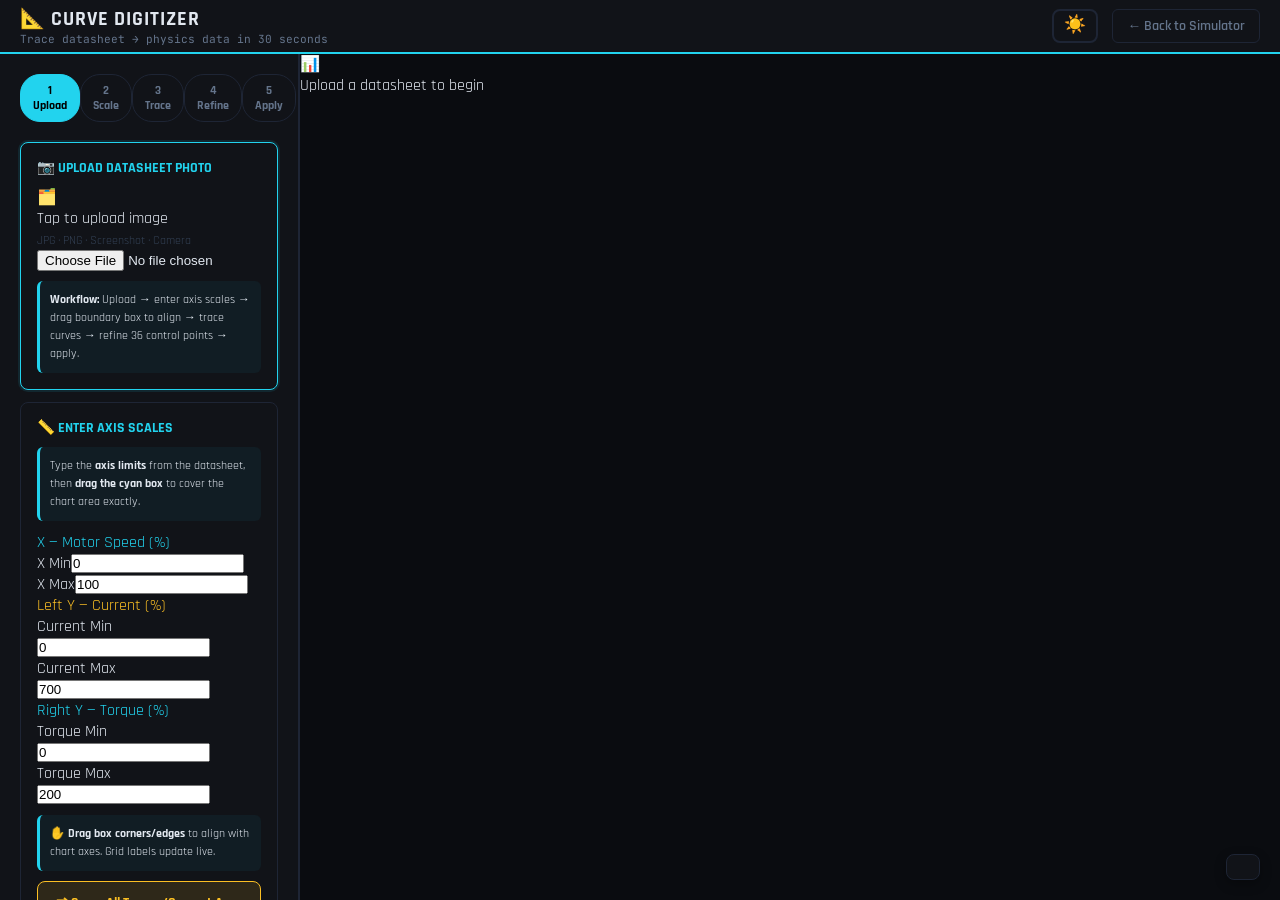
<file: digitizer.html>
<!DOCTYPE html>
<html lang="en">
<head>
<meta charset="UTF-8">
<meta name="viewport" content="width=device-width,initial-scale=1.0,maximum-scale=1.0,user-scalable=no">
<title>Curve Digitizer</title>
<link href="https://fonts.googleapis.com/css2?family=Rajdhani:wght@500;600;700&family=JetBrains+Mono:wght@400;600&display=swap" rel="stylesheet">
<style>
:root{--bg:#0a0c10;--panel:#111318;--border:#1e2535;--acc:#22d3ee;
  --grn:#10b981;--yel:#fbbf24;--red:#f43f5e;--pur:#a855f7;--mut:#64748b;--text-primary:#e2e8f0;}
[data-theme="light"]{--bg:#f1f5f9;--panel:#ffffff;--border:#cbd5e1;--acc:#0891b2;
  --grn:#059669;--yel:#d97706;--red:#dc2626;--pur:#9333ea;--mut:#64748b;--text-primary:#0f172a;}
.theme-toggle{background:var(--panel);border:2px solid var(--border);border-radius:8px;
  padding:6px 10px;cursor:pointer;font-size:1.1rem;transition:all 0.3s;margin-right:10px;line-height:1;}
.theme-toggle:hover{border-color:var(--acc);transform:scale(1.1);}
*{box-sizing:border-box;margin:0;padding:0;-webkit-tap-highlight-color:transparent;}
body{background:var(--bg);color:var(--text-primary);font-family:'Rajdhani',sans-serif;
  display:grid;grid-template-rows:54px 1fr;height:100vh;overflow:hidden;}
header{background:var(--panel);border-bottom:2px solid var(--acc);display:flex;
  align-items:center;justify-content:space-between;padding:0 20px;}
.htitle{font-size:1.25rem;font-weight:700;color:var(--text-primary);letter-spacing:1px;text-transform:uppercase;}
.hsub{font-size:.7rem;color:var(--mut);font-family:'JetBrains Mono',monospace;}
.btn-hdr{background:none;border:1px solid var(--border);color:var(--mut);padding:7px 14px;
  border-radius:6px;cursor:pointer;font-family:'Rajdhani';font-size:.85rem;font-weight:600;transition:all .2s;}
.btn-hdr:hover{border-color:var(--acc);color:var(--acc);}
.main{display:grid;grid-template-columns:300px 1fr;height:calc(100vh - 54px);overflow:hidden;}
.sidebar{background:var(--panel);border-right:2px solid var(--border);padding:20px;overflow-y:auto;}
.canvas-wrap{position:relative;overflow:auto;background:#222;}
canvas{display:block;margin:0 auto;cursor:crosshair;}
.panel{background:var(--panel);border:1px solid var(--border);border-radius:8px;padding:16px;margin-bottom:12px;}
.panel.active{border-color:var(--acc);box-shadow:0 0 0 2px rgba(34,211,238,.1);}
.stitle{font-size:.9rem;font-weight:700;color:var(--acc);margin-bottom:10px;text-transform:uppercase;}
.info{font-size:.75rem;color:var(--text-primary);line-height:1.5;background:rgba(34,211,238,.05);
  padding:10px;border-radius:6px;border-left:3px solid var(--acc);}
.info.lock{background:rgba(16,185,129,.05);border-left-color:var(--grn);}
.f-group{display:flex;flex-direction:column;gap:5px;}
.f-group label{font-size:.7rem;color:var(--mut);font-weight:600;text-transform:uppercase;}
.f-group input{background:var(--bg);border:1px solid var(--border);color:var(--text-primary);padding:8px;
  border-radius:6px;font-family:'JetBrains Mono';font-size:.85rem;}
.f-group input:focus{outline:none;border-color:var(--acc);box-shadow:0 0 0 2px rgba(34,211,238,.1);}
.grid-2{display:grid;grid-template-columns:1fr 1fr;gap:10px;}
.grid-4{display:grid;grid-template-columns:repeat(4,1fr);gap:8px;}
button{font-family:'Rajdhani',sans-serif;cursor:pointer;transition:all .2s;}
.abtn{width:100%;padding:12px;border-radius:8px;font-weight:700;font-size:.9rem;border:none;}
.a-go{background:var(--grn);color:#000;}
.a-go:hover{background:#059669;transform:translateY(-2px);}
.a-back{background:var(--panel);color:var(--mut);border:1px solid var(--border);}
.a-back:hover{border-color:var(--acc);color:var(--acc);}
.cbtn{background:var(--panel);border:1px solid var(--border);color:var(--text-primary);padding:10px;
  border-radius:6px;display:flex;align-items:center;gap:8px;font-weight:600;font-size:.8rem;}
.cbtn:hover{border-color:var(--acc);}
.cbtn.sel{border-color:var(--acc);box-shadow:0 0 0 2px rgba(34,211,238,.1);}
.dot{width:12px;height:12px;border-radius:50%;}
.cnt{margin-left:auto;font-size:.7rem;}
.cbtns{display:flex;flex-direction:column;gap:8px;}
.steps{display:flex;justify-content:space-between;margin-bottom:20px;}
.pill{padding:8px 12px;border-radius:20px;background:var(--panel);border:1px solid var(--border);
  font-size:.75rem;font-weight:700;color:var(--mut);text-align:center;cursor:pointer;}
.pill.active{background:var(--acc);color:#000;border-color:var(--acc);}
.toast{position:fixed;bottom:20px;right:20px;background:var(--panel);border:1px solid var(--border);
  padding:12px 16px;border-radius:8px;box-shadow:0 4px 12px rgba(0,0,0,.3);color:var(--text-primary);
  font-size:.85rem;font-weight:600;z-index:1000;animation:slideIn .3s;}
@keyframes slideIn{from{transform:translateX(100%);opacity:0;}to{transform:translateX(0);opacity:1;}}
.badge{display:inline-block;padding:4px 8px;border-radius:4px;font-size:.7rem;font-weight:600;
  cursor:pointer;transition:all .2s;border:1px solid var(--border);}
.badge:hover{border-color:var(--acc);transform:scale(1.05);}
.badge-mt{background:rgba(34,211,238,.1);color:var(--acc);}
.badge-mc{background:rgba(251,191,36,.1);color:var(--yel);}
.badge-lt{background:rgba(244,63,94,.1);color:var(--red);}
table{width:100%;border-collapse:collapse;font-size:.75rem;font-family:'JetBrains Mono';}
th{background:var(--panel);color:var(--text-primary);padding:8px;text-align:center;font-weight:700;
  border:1px solid var(--border);}
td{padding:6px;text-align:center;border:1px solid var(--border);color:var(--text-primary);}
td input{width:60px;background:var(--bg);border:1px solid var(--border);color:var(--text-primary);
  padding:4px;text-align:center;border-radius:4px;font-family:'JetBrains Mono';}
td input:focus{outline:none;border-color:var(--acc);}
/* Hide icons in light mode */
[data-theme="light"] .htitle::before,[data-theme="light"] .stitle::before{content:none !important;}
</style>
</head>
<body>
<header>
  <div><div class="htitle">📐 Curve Digitizer</div>
  <div class="hsub">Trace datasheet → physics data in 30 seconds</div></div>
  <div>
    <button id="themeToggle" class="theme-toggle" onclick="toggleTheme()" title="Toggle Theme">☀️</button>
    <button class="btn-hdr" onclick="window.location.href='index.html'">← Back to Simulator</button>
  </div>
</header>
<div class="main">
<aside class="sidebar">
  <div class="steps">
    <div class="pill active" id="p1">1 Upload</div>
    <div class="pill" id="p2">2 Scale</div>
    <div class="pill" id="p3">3 Trace</div>
    <div class="pill" id="p4">4 Refine</div>
    <div class="pill" id="p5">5 Apply</div>
  </div>

  <!-- STEP 1 -->
  <div class="panel active" id="s1">
    <div class="stitle">📷 Upload Datasheet Photo</div>
    <div class="upzone" id="upzone" onclick="document.getElementById('fileIn').click()">
      <div class="ico">🗂️</div>
      <div class="txt">Tap to upload image<br><span style="font-size:.72rem;color:#334155">JPG · PNG · Screenshot · Camera</span></div>
    </div>
    <input type="file" id="fileIn" accept="image/*">
    <div class="info" style="margin-top:10px;">
      <strong>Workflow:</strong> Upload → enter axis scales → drag boundary box to align → trace curves → refine 36 control points → apply.
    </div>
  </div>

  <!-- STEP 2 -->
  <div class="panel" id="s2">
    <div class="stitle">📏 Enter Axis Scales</div>
    <div class="info" style="margin-bottom:11px;">
      Type the <strong>axis limits</strong> from the datasheet, then <strong>drag the cyan box</strong> to cover the chart area exactly.
    </div>
    <div class="axlabel" style="color:var(--acc);">X — Motor Speed (%)</div>
    <div class="ig">
      <div class="fg"><label>X Min</label><input type="number" id="xMin" value="0" oninput="redraw()"></div>
      <div class="fg"><label>X Max</label><input type="number" id="xMax" value="100" oninput="redraw()"></div>
    </div>
    <div class="axlabel" id="leftYLabel" style="color:var(--yel);">Left Y — Current (%)</div>
    <div class="ig">
      <div class="fg"><label id="lyMinLabel">Current Min</label><input type="number" id="lyMin" value="0" oninput="redraw()"></div>
      <div class="fg"><label id="lyMaxLabel">Current Max</label><input type="number" id="lyMax" value="700" oninput="redraw()"></div>
    </div>
    <div class="axlabel" id="rightYLabel" style="color:var(--acc);">Right Y — Torque (%)</div>
    <div class="ig">
      <div class="fg"><label id="ryMinLabel">Torque Min</label><input type="number" id="ryMin" value="0" oninput="redraw()"></div>
      <div class="fg"><label id="ryMaxLabel">Torque Max</label><input type="number" id="ryMax" value="200" oninput="redraw()"></div>
    </div>
    <div class="info ok" style="margin:10px 0 10px;">
      ✋ <strong>Drag box corners/edges</strong> to align with chart axes. Grid labels update live.
    </div>
    <button class="abtn" style="background:rgba(251,191,36,.12);border:1px solid #fbbf24;color:#fbbf24;margin-bottom:8px;" onclick="swapAllAxes()">⇄ Swap All Torque/Current Axes</button>
    <button class="abtn a-lock" onclick="lockGrid()">🔒 Lock Grid & Start Tracing</button>
    <button class="abtn a-back" onclick="resetGrid()">↺ Reset Box</button>
  </div>

  <!-- STEP 3 -->
  <div class="panel" id="s3">
    <div class="stitle">✏️ Trace Curves</div>
    <div class="info lock" id="step3Info" style="margin-bottom:11px;">
      🔒 Grid is <strong>locked</strong>. Select curve then drag finger along it.
    </div>
    <div class="cbtns" id="curveBtns">
      <button class="cbtn mt sel" id="bMT" onclick="setCurve('mt')">
        <span class="dot" style="background:var(--acc)"></span>
        Motor Torque
        <span class="ax-toggle" id="axMT" style="background:rgba(34,211,238,.15);color:var(--acc)" onclick="toggleAxis(event,'mt')">Right Y</span>
        <span class="cnt" id="cMT">0 pts</span>
      </button>
      <button class="cbtn mc" id="bMC" onclick="setCurve('mc')">
        <span class="dot" style="background:var(--yel)"></span>
        Motor Current
        <span class="ax-toggle" id="axMC" style="background:rgba(251,191,36,.15);color:var(--yel)" onclick="toggleAxis(event,'mc')">Left Y</span>
        <span class="cnt" id="cMC">0 pts</span>
      </button>
      <button class="cbtn lt" id="bLT" onclick="setCurve('lt')">
        <span class="dot" style="background:var(--red)"></span>
        Load Torque
        <span class="ax-toggle" id="axLT" style="background:rgba(244,63,94,.15);color:var(--red)" onclick="toggleAxis(event,'lt')">Right Y</span>
        <span class="cnt" id="cLT">0 pts</span>
      </button>
    </div>
    <div class="info warn" style="margin:10px 0 8px;">
      💡 Tap axis badge to swap Left/Right Y for any curve.
    </div>
    <button class="abtn a-undo" onclick="undoLast()">↩ Undo Last Point</button>
    <button class="abtn a-clear" onclick="clearCurve()">✕ Clear This Curve</button>
    <button class="abtn a-go" onclick="doExtract()">⚡ Extract → Refine Points</button>
  </div>

  <!-- STEP 4 -->
  <div class="panel" id="s4">
    <div class="stitle">🧲 Refine Control Points</div>
    <div class="info" style="margin-bottom:10px;">
      <strong>36 control points</strong> pinned at exact speed values. Denser near 100%.<br>
      <strong>Drag up/down only</strong> — X is locked to its speed. Transparent rings let you see the curve underneath.
    </div>
    <div class="cbtns" style="margin-bottom:10px;">
      <button class="cbtn mt sel" id="rMT" onclick="setRefine('mt')">
        <span class="dot" style="background:var(--acc)"></span>Motor Torque
        <span class="cnt" style="color:var(--acc)" id="axLabelMT">Right Y</span>
      </button>
      <button class="cbtn mc" id="rMC" onclick="setRefine('mc')">
        <span class="dot" style="background:var(--yel)"></span>Motor Current
        <span class="cnt" style="color:var(--yel)" id="axLabelMC">Left Y</span>
      </button>
      <button class="cbtn lt" id="rLT" onclick="setRefine('lt')">
        <span class="dot" style="background:var(--red)"></span>Load Torque
        <span class="cnt" style="color:var(--red)" id="axLabelLT">Right Y</span>
      </button>
    </div>
    <button class="abtn a-back" onclick="goStep(3)">← Re-trace</button>
    <button class="abtn a-go" onclick="buildTable()">✅ Done → Preview</button>
  </div>

  <!-- STEP 5 -->
  <div class="panel" id="s5">
    <div class="stitle">📊 Extracted Values (36 pts)</div>
    <div class="etable" id="etable"></div>
    <button class="abtn a-back" onclick="goStep(4)">← Back to Refine</button>
    <button class="abtn a-apply" onclick="applyData()">✅ Apply to Simulator</button>
  </div>
</aside>

<div class="canvas-area" id="ca">
  <div class="cv-hint" id="hint"><div class="big">📊</div><div>Upload a datasheet to begin</div></div>
  <canvas id="cv"></canvas>
</div>
</div>
<div class="toast" id="toast"></div>

<script>
// ═══════════════════════════════════════════════════
// S_POINTS: 36 points, increasing density near 100%
// ═══════════════════════════════════════════════════
const S_POINTS = [0,5,10,15,20,25,30,35,40,45,50,55,60,65,70,73,76,79,82,84,85,86,87,88,89,90,91,92,93,94,95,96,97,98,99,100];
const N = S_POINTS.length; // 36
const COL = {mt:'#22d3ee', mc:'#fbbf24', lt:'#f43f5e'};
const CURVES = ['mt','mc','lt'];

// Default axis assignment: Current LEFT, Torque RIGHT (user preference)
const axisMap = {mt:'right', mc:'left', lt:'right'};

// Box stored in IMAGE pixel coords — invariant to canvas size/zoom/rotation
// These are pixels within the original image, not the canvas
let box = {l:0, t:0, r:0, b:0}; // initialized in fitCanvas when img loads
let boxInitialized = false;
let boxLocked = false;

// Convert image-pixel box → current canvas-pixel box (fresh every call)
function getBP(){
  return {
    l: box.l * ST.scale + ST.offX,
    t: box.t * ST.scale + ST.offY,
    r: box.r * ST.scale + ST.offX,
    b: box.b * ST.scale + ST.offY
  };
}
// Convert canvas pos → image pixel pos
function canvasToPxImg(cx, cy){
  return { x:(cx - ST.offX) / ST.scale, y:(cy - ST.offY) / ST.scale };
}

let ST = {
  step:1, img:null,
  scale:1, offX:0, offY:0,
  raw:{mt:[], mc:[], lt:[]},
  ctrl:{mt:[], mc:[], lt:[]}, // length N, DATA SPACE {sp, val} — never canvas pixels
  activeCurve:'mt',
  refineActive:'mt',
  dragBox:null,
  dragCtrl:null,   // {curve, idx}
  drawing:false,
  hovCtrl:null,
  _dragStart:null,
  _vals:null
};

const cv = document.getElementById('cv');
const ctx = cv.getContext('2d');

// ═══════════════════════════════════════════════════
// NAVIGATION
// ═══════════════════════════════════════════════════
function goStep(n){
  ST.step=n;
  for(let i=1;i<=5;i++){
    document.getElementById('s'+i).classList.toggle('active',i===n);
    const p=document.getElementById('p'+i);
    p.className='pill'+(i<n?' done':i===n?' active':'');
  }
  redraw();
}

// ═══════════════════════════════════════════════════
// FILE UPLOAD
// ═══════════════════════════════════════════════════
document.getElementById('fileIn').onchange = e=>{const f=e.target.files[0];if(f)loadImg(f);};
const uz=document.getElementById('upzone');
uz.addEventListener('dragover',e=>{e.preventDefault();uz.classList.add('drag');});
uz.addEventListener('dragleave',()=>uz.classList.remove('drag'));
uz.addEventListener('drop',e=>{e.preventDefault();uz.classList.remove('drag');
  const f=e.dataTransfer.files[0];if(f&&f.type.startsWith('image/'))loadImg(f);});

function loadImg(f){
  const r=new FileReader();
  r.onload=e=>{
    const img=new Image();
    img.onload=()=>{
      ST.img=img;
      boxInitialized=false; // reset so fitCanvas initializes box for new image
      document.getElementById('hint').style.display='none';
      fitCanvas();
      boxLocked=false;
      goStep(2);
      showToast('Image loaded — enter axis scales and align the box!');
    };
    img.src=e.target.result;
  };
  r.readAsDataURL(f);
}

// ═══════════════════════════════════════════════════
// CANVAS FIT
// ═══════════════════════════════════════════════════
function fitCanvas(){
  const a=document.getElementById('ca');
  const W=a.clientWidth, H=a.clientHeight;
  cv.width=W; cv.height=H;
  const sx=W/ST.img.width, sy=H/ST.img.height;
  ST.scale=Math.min(sx,sy);
  ST.offX=(W-ST.img.width*ST.scale)/2;
  ST.offY=(H-ST.img.height*ST.scale)/2;
  // Only set box on first load — on resize/rotation, box (image pixels) is unchanged
  if(!boxInitialized){
    box={l:ST.img.width*0.12, t:ST.img.height*0.08,
         r:ST.img.width*0.88, b:ST.img.height*0.90};
    boxInitialized=true;
  }
  redraw();
}
window.addEventListener('resize',()=>{if(ST.img)fitCanvas();});

// ═══════════════════════════════════════════════════
// GRID LOCK / RESET
// ═══════════════════════════════════════════════════
function lockGrid(){
  boxLocked=true;
  updateStep3Info();
  showToast('🔒 Grid locked — now trace your curves!');
  goStep(3);
}
function updateStep3Info(){
  const leftLabel = document.getElementById('leftYLabel').textContent;
  const rightLabel = document.getElementById('rightYLabel').textContent;
  const info = document.getElementById('step3Info');
  if(info){
    info.innerHTML = `🔒 Grid is <strong>locked</strong>. Select curve then drag finger along it.<br>
      <span style="font-size:0.7rem;margin-top:4px;display:block;color:var(--mut);">
        • Left axis: ${leftLabel}<br>
        • Right axis: ${rightLabel}<br>
        Check curve badges to verify axis assignment!
      </span>`;
  }
}
function resetGrid(){
  boxLocked=false;
  box={l:ST.img.width*0.12, t:ST.img.height*0.08,
       r:ST.img.width*0.88, b:ST.img.height*0.90};
  redraw();
}

// ═══════════════════════════════════════════════════
// AXIS TOGGLE
// ═══════════════════════════════════════════════════
function toggleAxis(e, curve){
  e.stopPropagation();
  axisMap[curve] = axisMap[curve]==='left'?'right':'left';
  updateAxisBadges();
  if(ST.step === 3) updateStep3Info();
  redraw();
}
function swapAllAxes(){
  // Toggle all curves between left/right at once
  CURVES.forEach(c=>{
    axisMap[c] = axisMap[c]==='left'?'right':'left';
  });
  updateAxisBadges();
  
  // Swap the INPUT FIELD VALUES between left and right Y
  const lyMinVal = document.getElementById('lyMin').value;
  const lyMaxVal = document.getElementById('lyMax').value;
  const ryMinVal = document.getElementById('ryMin').value;
  const ryMaxVal = document.getElementById('ryMax').value;
  
  document.getElementById('lyMin').value = ryMinVal;
  document.getElementById('lyMax').value = ryMaxVal;
  document.getElementById('ryMin').value = lyMinVal;
  document.getElementById('ryMax').value = ryMaxVal;
  
  // Swap the LABELS
  const leftLabel = document.getElementById('leftYLabel');
  const rightLabel = document.getElementById('rightYLabel');
  const lyMinLabel = document.getElementById('lyMinLabel');
  const lyMaxLabel = document.getElementById('lyMaxLabel');
  const ryMinLabel = document.getElementById('ryMinLabel');
  const ryMaxLabel = document.getElementById('ryMaxLabel');
  
  // Determine current state by checking if left is currently Current or Torque
  const leftIsCurrent = leftLabel.textContent.includes('Current');
  
  if(leftIsCurrent){
    // Swap to: Left=Torque, Right=Current
    leftLabel.innerHTML = 'Left Y — Torque (%)';
    leftLabel.style.color = 'var(--acc)'; // cyan for torque
    rightLabel.innerHTML = 'Right Y — Current (%)';
    rightLabel.style.color = 'var(--yel)'; // yellow for current
    lyMinLabel.textContent = 'Torque Min';
    lyMaxLabel.textContent = 'Torque Max';
    ryMinLabel.textContent = 'Current Min';
    ryMaxLabel.textContent = 'Current Max';
  } else {
    // Swap to: Left=Current, Right=Torque
    leftLabel.innerHTML = 'Left Y — Current (%)';
    leftLabel.style.color = 'var(--yel)';
    rightLabel.innerHTML = 'Right Y — Torque (%)';
    rightLabel.style.color = 'var(--acc)';
    lyMinLabel.textContent = 'Current Min';
    lyMaxLabel.textContent = 'Current Max';
    ryMinLabel.textContent = 'Torque Min';
    ryMaxLabel.textContent = 'Torque Max';
  }
  
  redraw();
  if(ST.step === 3) updateStep3Info(); // Update info if already on step 3
  showToast('⇄ Swapped all axes: Input fields updated!');
}
function updateAxisBadges(){
  CURVES.forEach(c=>{
    const btn=document.getElementById('ax'+c.toUpperCase());
    if(!btn) return;
    const isR=axisMap[c]==='right';
    btn.textContent=isR?'Right Y':'Left Y';
    const cols={mt:'var(--acc)',mc:'var(--yel)',lt:'var(--red)'};
    btn.style.color=cols[c];
    btn.style.background=isR?'rgba(251,191,36,.12)':'rgba(34,211,238,.12)';
  });
  // Update refine panel labels
  ['mt','mc','lt'].forEach(c=>{
    const el=document.getElementById('axLabel'+c.toUpperCase());
    if(el) el.textContent=axisMap[c]==='right'?'Right Y':'Left Y';
  });
}

// ═══════════════════════════════════════════════════
// CURVE SELECTION
// ═══════════════════════════════════════════════════
function setCurve(c){
  ST.activeCurve=c;
  CURVES.forEach(x=>{
    document.getElementById('b'+x.toUpperCase()).classList.toggle('sel',x===c);
  });
}
function setRefine(c){
  ST.refineActive=c;
  CURVES.forEach(x=>{
    document.getElementById('r'+x.toUpperCase()).classList.toggle('sel',x===c);
  });
  redraw();
}

// ═══════════════════════════════════════════════════
// COORDINATE TRANSFORMS
// ═══════════════════════════════════════════════════
function getAx(){
  return {
    xMin:parseFloat(document.getElementById('xMin').value)||0,
    xMax:parseFloat(document.getElementById('xMax').value)||100,
    lyMin:parseFloat(document.getElementById('lyMin').value)||0,
    lyMax:parseFloat(document.getElementById('lyMax').value)||200,
    ryMin:parseFloat(document.getElementById('ryMin').value)||0,
    ryMax:parseFloat(document.getElementById('ryMax').value)||700,
  };
}
function canvasToData(cx,cy,useRight){
  const bp=getBP(), ax=getAx();
  const fx=(cx-bp.l)/(bp.r-bp.l);
  const fy=(cy-bp.t)/(bp.b-bp.t);
  const dataX=ax.xMin+fx*(ax.xMax-ax.xMin);
  const dataY=useRight
    ? ax.ryMax+fy*(ax.ryMin-ax.ryMax)
    : ax.lyMax+fy*(ax.lyMin-ax.lyMax);
  return{x:dataX,y:dataY};
}
function dataToCanvas(dataX,dataY,useRight){
  const bp=getBP(), ax=getAx();
  const fx=(dataX-ax.xMin)/(ax.xMax-ax.xMin);
  const fy=useRight
    ? (ax.ryMax-dataY)/(ax.ryMax-ax.ryMin)
    : (ax.lyMax-dataY)/(ax.lyMax-ax.lyMin);
  return{x:bp.l+fx*(bp.r-bp.l), y:bp.t+fy*(bp.b-bp.t)};
}
function isRight(c){return axisMap[c]==='right';}

// ctrl is now stored as {sp, val} in DATA SPACE — canvas coords computed fresh each draw
// Get canvas position for a ctrl data point (resize-safe)
function ctrlCanvasPos(sp, val, curve){
  return dataToCanvas(sp, val, isRight(curve));
}
// Legacy helper — converts old canvas-space ctrls to data (used only if old format detected)
function ctrlsToData(curve){
  return ST.ctrl[curve].map((p,i)=>{
    if(p.val !== undefined) return p; // already data space
    const d=canvasToData(p.x,p.y,isRight(curve));
    return{sp:S_POINTS[i], val:Math.max(0,Math.round(d.y))};
  });
}

// ═══════════════════════════════════════════════════
// TRACING
// ═══════════════════════════════════════════════════
function undoLast(){
  ST.raw[ST.activeCurve].pop();
  updateCounts();
  redraw();
}
function clearCurve(){
  ST.raw[ST.activeCurve]=[];
  updateCounts();
  redraw();
}
function updateCounts(){
  CURVES.forEach(c=>{
    document.getElementById('c'+c.toUpperCase()).textContent=ST.raw[c].length+' pts';
  });
}

// ═══════════════════════════════════════════════════
// EXTRACT: raw points → N control points
// ═══════════════════════════════════════════════════
function doExtract(){
  let count=0;
  CURVES.forEach(c=>{
    if(ST.raw[c].length<2) return;
    const ctrls=extractCurve(c);
    if(ctrls){ST.ctrl[c]=ctrls;count++;}
  });
  if(count===0){showToast('⚠️ Trace at least one curve!');return;}
  updateAxisBadges(); // Ensure step 4 labels match current axis assignments
  showToast(`✅ ${count} curve(s) extracted — drag points to refine!`);
  goStep(4);
}

function extractCurve(curve){
  const pts=ST.raw[curve];
  const useRight=isRight(curve);
  // Convert to data space, sort by X
  const data=pts.map(p=>canvasToData(p.x,p.y,useRight))
    .filter(d=>d.x>=-5&&d.x<=105)
    .sort((a,b)=>a.x-b.x);
  if(data.length<2) return null;

  // For each S_POINT, linear interpolate the raw traced data
  // Returns DATA SPACE {sp, val} — resize-safe
  return S_POINTS.map((sp,i)=>{
    let lo=data[0],hi=data[data.length-1];
    for(let j=0;j<data.length-1;j++){
      if(data[j].x<=sp&&data[j+1].x>=sp){lo=data[j];hi=data[j+1];break;}
    }
    const t=(hi.x===lo.x)?0:(sp-lo.x)/(hi.x-lo.x);
    const val=Math.max(0, lo.y+t*(hi.y-lo.y));
    return{sp, val}; // data space — never canvas pixels
  });
}

// ═══════════════════════════════════════════════════
// BUILD TABLE (step 5)
// ═══════════════════════════════════════════════════
function buildTable(){
  const vals={mt:[],mc:[],lt:[]};
  CURVES.forEach(c=>{
    if(ST.ctrl[c].length===N){
      vals[c]=ST.ctrl[c].map(p=>Math.max(0,Math.round(p.val)));
    }
  });
  ST._vals=vals;
  let html=`<table><thead><tr>
    <th>Speed</th><th style="color:var(--acc)">T%</th>
    <th style="color:var(--yel)">I%</th><th style="color:var(--red)">Lt%</th>
  </tr></thead><tbody>`;
  S_POINTS.forEach((sp,i)=>{
    const mt=vals.mt[i]??null,mc=vals.mc[i]??null,lt=vals.lt[i]??null;
    html+=`<tr>
      <td>${sp}%</td>
      <td class="${mt!==null?'cmt':'cem'}">${mt!==null?mt:'–'}</td>
      <td class="${mc!==null?'cmc':'cem'}">${mc!==null?mc:'–'}</td>
      <td class="${lt!==null?'clt':'cem'}">${lt!==null?lt:'–'}</td>
    </tr>`;
  });
  html+='</tbody></table>';
  document.getElementById('etable').innerHTML=html;
  goStep(5);
}

function applyData(){
  if(!ST._vals){buildTable();return;}
  
  // Validate load torque values - catch axis assignment errors
  if(ST._vals.lt && ST._vals.lt.length > 0){
    const maxLT = Math.max(...ST._vals.lt);
    if(maxLT > 150){
      const confirmApply = confirm(
        `⚠️ UNUSUAL LOAD TORQUE DETECTED\n\n` +
        `Maximum load torque: ${maxLT}%\n\n` +
        `This is abnormally high! Most loads stay below 150%.\n\n` +
        `Possible cause: Load Torque was traced on the CURRENT axis (0-700%) instead of TORQUE axis (0-200%).\n\n` +
        `Solution: Click Cancel, then toggle the Load Torque axis badge to use the correct scale, re-trace, and try again.\n\n` +
        `Click OK only if you're certain this is correct.`
      );
      if(!confirmApply) return;
    }
  }
  
  localStorage.setItem('digitizerData',JSON.stringify(ST._vals));
  showToast('✅ Applied! Returning to simulator...');
  setTimeout(()=>window.location.href='index.html',900);
}

// ═══════════════════════════════════════════════════
// DRAWING
// ═══════════════════════════════════════════════════
function redraw(){
  if(!cv.width||!ST.img) return;
  const W=cv.width,H=cv.height;
  ctx.clearRect(0,0,W,H);
  ctx.drawImage(ST.img,ST.offX,ST.offY,ST.img.width*ST.scale,ST.img.height*ST.scale);

  const bp=getBP(), step=ST.step;
  if(step>=2&&step<=3) drawBox(bp);

  // Raw trace lines (step 3)
  if(step===3){
    CURVES.forEach(c=>{
      const pts=ST.raw[c];
      if(pts.length<2) return;
      ctx.strokeStyle=COL[c];ctx.lineWidth=2;ctx.globalAlpha=0.65;
      ctx.beginPath();pts.forEach((p,i)=>i?ctx.lineTo(p.x,p.y):ctx.moveTo(p.x,p.y));
      ctx.stroke();ctx.globalAlpha=1;
    });
  }

  // Ctrl points & connecting curves (steps 4,5)
  if(step===4||step===5){
    CURVES.forEach(c=>{
      if(ST.ctrl[c].length!==N) return;
      const active=step===4&&c===ST.refineActive;
      // Smooth curve through ctrl points
      drawSplineCurve(ST.ctrl[c],c,active?2.5:1.2,active?0.7:0.35);
      // Control points
      drawCtrlPoints(c,ST.ctrl[c],active);
    });
  }
}

function drawBox(bp){
  const ax=getAx();
  // Darken outside
  const W=cv.width,H=cv.height;
  ctx.fillStyle='rgba(0,0,0,0.5)';
  [[0,0,W,bp.t],[0,bp.b,W,H-bp.b],[0,bp.t,bp.l,bp.b-bp.t],[bp.r,bp.t,W-bp.r,bp.b-bp.t]]
    .forEach(r=>ctx.fillRect(...r));

  // Grid lines
  ctx.strokeStyle='rgba(34,211,238,0.22)';ctx.lineWidth=0.5;ctx.setLineDash([4,4]);
  for(let xi=0;xi<=10;xi++){
    const px=bp.l+xi/10*(bp.r-bp.l);
    ctx.beginPath();ctx.moveTo(px,bp.t);ctx.lineTo(px,bp.b);ctx.stroke();
  }
  for(let yi=0;yi<=5;yi++){
    const py=bp.t+yi/5*(bp.b-bp.t);
    ctx.beginPath();ctx.moveTo(bp.l,py);ctx.lineTo(bp.r,py);ctx.stroke();
  }
  ctx.setLineDash([]);

  // Axis tick labels - colors match DATA type, not position
  ctx.font='bold 10px JetBrains Mono,monospace';
  // Determine if left Y is Current or Torque by checking section header
  const leftIsCurrent = document.getElementById('leftYLabel').textContent.includes('Current');
  const leftColor = leftIsCurrent ? 'rgba(251,191,36,0.85)' : 'rgba(34,211,238,0.85)';
  const rightColor = leftIsCurrent ? 'rgba(34,211,238,0.85)' : 'rgba(251,191,36,0.85)';
  
  // X ticks
  for(let xi=0;xi<=5;xi++){
    const px=bp.l+xi/5*(bp.r-bp.l);
    const v=(ax.xMin+xi/5*(ax.xMax-ax.xMin)).toFixed(0)+'%';
    ctx.fillStyle='rgba(34,211,238,0.85)';ctx.fillText(v,px-8,bp.b+14);
  }
  // Left Y
  for(let yi=0;yi<=4;yi++){
    const py=bp.b-yi/4*(bp.b-bp.t);
    const v=(ax.lyMin+yi/4*(ax.lyMax-ax.lyMin)).toFixed(0)+'%';
    ctx.fillStyle=leftColor;ctx.fillText(v,bp.l-32,py+4);
  }
  // Right Y
  for(let yi=0;yi<=4;yi++){
    const py=bp.b-yi/4*(bp.b-bp.t);
    const v=(ax.ryMin+yi/4*(ax.ryMax-ax.ryMin)).toFixed(0)+'%';
    ctx.fillStyle=rightColor;ctx.fillText(v,bp.r+4,py+4);
  }

  // Box border
  ctx.strokeStyle=boxLocked?'#a855f7':'#22d3ee';
  ctx.lineWidth=boxLocked?2.5:2;
  ctx.strokeRect(bp.l,bp.t,bp.r-bp.l,bp.b-bp.t);

  // Handles (only when unlocked)
  if(!boxLocked){
    getHandles(bp).forEach(h=>{
      ctx.fillStyle='#22d3ee';
      ctx.beginPath();ctx.arc(h.x,h.y,h.corner?8:5,0,Math.PI*2);ctx.fill();
      ctx.strokeStyle='#000';ctx.lineWidth=1.5;ctx.stroke();
    });
  } else {
    // Locked indicator
    ctx.fillStyle='rgba(168,85,247,0.8)';
    ctx.font='bold 11px Rajdhani,sans-serif';
    ctx.fillText('🔒 LOCKED',bp.l+5,bp.t+14);
  }
}

function getHandles(bp){
  const mx=(bp.l+bp.r)/2,my=(bp.t+bp.b)/2;
  return [
    {x:bp.l,y:bp.t,k:'tl',corner:true},{x:bp.r,y:bp.t,k:'tr',corner:true},
    {x:bp.l,y:bp.b,k:'bl',corner:true},{x:bp.r,y:bp.b,k:'br',corner:true},
    {x:mx,y:bp.t,k:'t'},{x:mx,y:bp.b,k:'b'},{x:bp.l,y:my,k:'l'},{x:bp.r,y:my,k:'r'}
  ];
}

function drawSplineCurve(ctrls,curve,lw,alpha){
  // ctrls is DATA SPACE {sp,val} — convert fresh each draw
  if(ctrls.length<2) return;
  const useRight=isRight(curve);
  const canvasPts=ctrls.map(p=>dataToCanvas(p.sp,p.val,useRight));
  ctx.strokeStyle=COL[curve];ctx.lineWidth=lw;ctx.globalAlpha=alpha;
  ctx.beginPath();
  canvasPts.forEach((p,i)=>{
    if(!p) return;
    if(i===0){ctx.moveTo(p.x,p.y);return;}
    const prev=canvasPts[i-1];if(!prev) return;
    const cpx=(prev.x+p.x)/2;
    ctx.bezierCurveTo(cpx,prev.y,cpx,p.y,p.x,p.y);
  });
  ctx.stroke();ctx.globalAlpha=1;
}

function drawCtrlPoints(curve,ctrls,isActive){
  const col=COL[curve];
  // FIXED small size - no zoom scaling (was causing issues)
  const R = isActive ? 5 : 3;
  
  const useRight=isRight(curve);
  const W=cv.width, H=cv.height;
  const TOOLTIP_OFFSET=50;
  const bp=getBP();

  ctrls.forEach((p,i)=>{
    if(!p) return;
    const cp=dataToCanvas(p.sp,p.val,useRight);
    const hov=ST.hovCtrl&&ST.hovCtrl.curve===curve&&ST.hovCtrl.idx===i;
    const r=hov?R+2:R;
    
    // Draw thin vertical guide line ONLY for hovered point
    if(hov&&isActive){
      ctx.strokeStyle=col;
      ctx.globalAlpha=0.25;
      ctx.lineWidth=1;
      ctx.setLineDash([3,3]);
      ctx.beginPath();
      ctx.moveTo(cp.x, cp.y);
      ctx.lineTo(cp.x, bp.b);
      ctx.stroke();
      ctx.setLineDash([]);
    }

    ctx.globalAlpha=isActive?0.9:0.4;

    // Small transparent ring + center dot
    ctx.strokeStyle=hov?'#fff':col;
    ctx.lineWidth=hov?2:1;
    ctx.fillStyle='rgba(0,0,0,0)';
    ctx.beginPath();ctx.arc(cp.x,cp.y,r,0,Math.PI*2);
    ctx.fill();ctx.stroke();

    ctx.fillStyle=hov?'#fff':col;
    ctx.beginPath();ctx.arc(cp.x,cp.y,1.5,0,Math.PI*2);
    ctx.fill();

    // Hover tooltip only
    if(hov&&isActive){
      const speedLabel=S_POINTS[i]+'%';
      const valLabel=Math.round(Math.max(0,p.val))+'%';
      const label=`${speedLabel}: ${valLabel}`;
      ctx.font='bold 10px JetBrains Mono,monospace';
      const tw=ctx.measureText(label).width;
      const TW=tw+14, TH=22;
      const ARROW=6;

      const goBelow = cp.y - r - TOOLTIP_OFFSET - TH < 10;
      const tipY = goBelow ? cp.y + r + TOOLTIP_OFFSET : cp.y - r - TOOLTIP_OFFSET - TH;
      let tipX = cp.x - TW/2;
      tipX = Math.max(10, Math.min(tipX, W - TW - 10));

      ctx.globalAlpha=1;
      ctx.fillStyle='rgba(10,12,16,0.95)';
      roundRect(ctx, tipX, tipY, TW, TH, 5);
      ctx.fill();
      ctx.strokeStyle=col;ctx.lineWidth=1.5;
      roundRect(ctx, tipX, tipY, TW, TH, 5);
      ctx.stroke();

      const arrowCX=Math.min(Math.max(cp.x, tipX+10), tipX+TW-10);
      ctx.fillStyle='rgba(10,12,16,0.95)';
      ctx.beginPath();
      if(goBelow){
        ctx.moveTo(arrowCX-ARROW/2, tipY);
        ctx.lineTo(arrowCX+ARROW/2, tipY);
        ctx.lineTo(arrowCX, tipY-ARROW);
      } else {
        ctx.moveTo(arrowCX-ARROW/2, tipY+TH);
        ctx.lineTo(arrowCX+ARROW/2, tipY+TH);
        ctx.lineTo(arrowCX, tipY+TH+ARROW);
      }
      ctx.closePath();ctx.fill();

      ctx.fillStyle='#fff';
      ctx.font='bold 10px JetBrains Mono,monospace';
      ctx.textAlign='center';
      ctx.fillText(label, tipX+TW/2, tipY+TH-6);
      ctx.textAlign='left';
    }
    ctx.globalAlpha=1;
  });
}

function roundRect(ctx,x,y,w,h,r){
  ctx.beginPath();
  ctx.moveTo(x+r,y);ctx.lineTo(x+w-r,y);
  ctx.arcTo(x+w,y,x+w,y+r,r);
  ctx.lineTo(x+w,y+h-r);ctx.arcTo(x+w,y+h,x+w-r,y+h,r);
  ctx.lineTo(x+r,y+h);ctx.arcTo(x,y+h,x,y+h-r,r);
  ctx.lineTo(x,y+r);ctx.arcTo(x,y,x+r,y,r);
  ctx.closePath();
}

// ═══════════════════════════════════════════════════
// HIT TESTING
// ═══════════════════════════════════════════════════
function hitHandle(pos,bp){
  const handles=getHandles(bp);
  let best=null,bestD=16;
  handles.forEach(h=>{
    const d=Math.hypot(pos.x-h.x,pos.y-h.y);
    if(d<bestD){bestD=d;best=h.k;}
  });
  return best;
}
function hitCtrl(pos,curve){
  const pts=ST.ctrl[curve];
  const useRight=isRight(curve);
  const R=16; // generous hit radius
  for(let i=pts.length-1;i>=0;i--){
    if(!pts[i]) continue;
    const cp=dataToCanvas(pts[i].sp,pts[i].val,useRight);
    if(Math.hypot(pos.x-cp.x,pos.y-cp.y)<R) return i;
  }
  return -1;
}

// ═══════════════════════════════════════════════════
// POINTER EVENTS
// ═══════════════════════════════════════════════════
function getPos(e){
  const rect=cv.getBoundingClientRect();
  const src=e.touches?e.touches[0]:e;
  return{x:src.clientX-rect.left,y:src.clientY-rect.top};
}

cv.addEventListener('mousedown',onDown);
cv.addEventListener('touchstart',onDown,{passive:false});
cv.addEventListener('mousemove',onMove);
cv.addEventListener('touchmove',onMove,{passive:false});
cv.addEventListener('mouseup',onUp);
cv.addEventListener('touchend',onUp,{passive:false});
cv.addEventListener('mouseleave',onUp);

let lastSamplePos={x:0,y:0};

function onDown(e){
  if(e.cancelable) e.preventDefault();
  if(!ST.img) return;
  const pos=getPos(e);
  const bp=getBP();

  // BOX DRAG (only when unlocked, only in step 2)
  if((ST.step===2)&&!boxLocked){
    const h=hitHandle(pos,bp);
    if(h){ST.dragBox=h;return;}
    if(pos.x>bp.l&&pos.x<bp.r&&pos.y>bp.t&&pos.y<bp.b){
      ST.dragBox='move';
      // Store drag start in IMAGE pixels
      const ip=canvasToPxImg(pos.x,pos.y);
      ST._dragStart={ix:ip.x,iy:ip.y, bl:box.l,bt:box.t,br:box.r,bb:box.b};
      return;
    }
  }

  // TRACING (step 3, box is locked)
  if(ST.step===3){
    ST.drawing=true;
    lastSamplePos={...pos};
    ST.raw[ST.activeCurve].push({...pos});
    updateCounts();redraw();
    return;
  }

  // CTRL DRAG (step 4)
  if(ST.step===4){
    const c=ST.refineActive;
    const idx=hitCtrl(pos,c);
    if(idx>=0){
      ST.dragCtrl={curve:c,idx};
      return;
    }
  }
}

function onMove(e){
  if(e.cancelable) e.preventDefault();
  if(!ST.img) return;
  const pos=getPos(e);
  const W=cv.width,H=cv.height;
  const MIN_PAD=20;

  // Box drag — all math in IMAGE pixel space
  if(ST.dragBox&&!boxLocked){
    const k=ST.dragBox;
    const ip=canvasToPxImg(pos.x,pos.y); // current pos in image pixels
    const MIN_PX=20; // minimum box size in image pixels
    if(k==='move'){
      const dx=ip.x-ST._dragStart.ix, dy=ip.y-ST._dragStart.iy;
      const w=ST._dragStart.br-ST._dragStart.bl, h2=ST._dragStart.bb-ST._dragStart.bt;
      box.l=Math.max(0,Math.min(ST._dragStart.bl+dx, ST.img.width-w));
      box.r=box.l+w;
      box.t=Math.max(0,Math.min(ST._dragStart.bt+dy, ST.img.height-h2));
      box.b=box.t+h2;
    } else {
      if(k.includes('l')) box.l=Math.min(ip.x, box.r-MIN_PX);
      if(k.includes('r')) box.r=Math.max(ip.x, box.l+MIN_PX);
      if(k.includes('t')) box.t=Math.min(ip.y, box.b-MIN_PX);
      if(k.includes('b')) box.b=Math.max(ip.y, box.t+MIN_PX);
      // Clamp to image bounds
      box.l=Math.max(0,box.l); box.r=Math.min(ST.img.width,box.r);
      box.t=Math.max(0,box.t); box.b=Math.min(ST.img.height,box.b);
    }
    redraw();return;
  }

  // Tracing
  if(ST.drawing&&ST.step===3){
    const d=Math.hypot(pos.x-lastSamplePos.x,pos.y-lastSamplePos.y);
    if(d>7){ST.raw[ST.activeCurve].push({...pos});lastSamplePos={...pos};updateCounts();redraw();}
    return;
  }

  // Ctrl point drag — Y ONLY in DATA SPACE, X (sp) always fixed
  if(ST.dragCtrl&&ST.step===4){
    const{curve,idx}=ST.dragCtrl;
    const sp=S_POINTS[idx]; // sp is immutable
    // Convert the current canvas Y position to a data value
    const useRight=isRight(curve);
    const d=canvasToData(0, pos.y, useRight); // x doesn't matter for Y reading
    const newVal=Math.max(0, d.y);
    ST.ctrl[curve][idx]={sp, val:newVal}; // store DATA SPACE — survives resize!
    redraw();return;
  }

  // Hover detection (step 4)
  if(ST.step===4){
    const c=ST.refineActive;
    const idx=hitCtrl(pos,c);
    const prev=ST.hovCtrl;
    ST.hovCtrl=idx>=0?{curve:c,idx}:null;
    if(JSON.stringify(prev)!==JSON.stringify(ST.hovCtrl)) redraw();
    cv.style.cursor=idx>=0?'ns-resize':'crosshair';
  }
}

function onUp(e){
  if(e&&e.cancelable) e.preventDefault();
  ST.drawing=false;
  ST.dragBox=null;
  if(ST.dragCtrl){ST.dragCtrl=null;/* rebuild table live */}
  if(e&&e.type==='mouseleave') ST.drawing=false;
}

// ═══════════════════════════════════════════════════
// TOAST
// ═══════════════════════════════════════════════════
let _tt;
function showToast(msg){
  const t=document.getElementById('toast');
  t.textContent=msg;t.classList.add('show');
  clearTimeout(_tt);_tt=setTimeout(()=>t.classList.remove('show'),3200);
}

// Wire step-4 → step-5 button
document.querySelector('#s4 .a-go').onclick=()=>{buildTable();};
</script>
<script src="theme.js"></script>
</body>
</html>
</file>
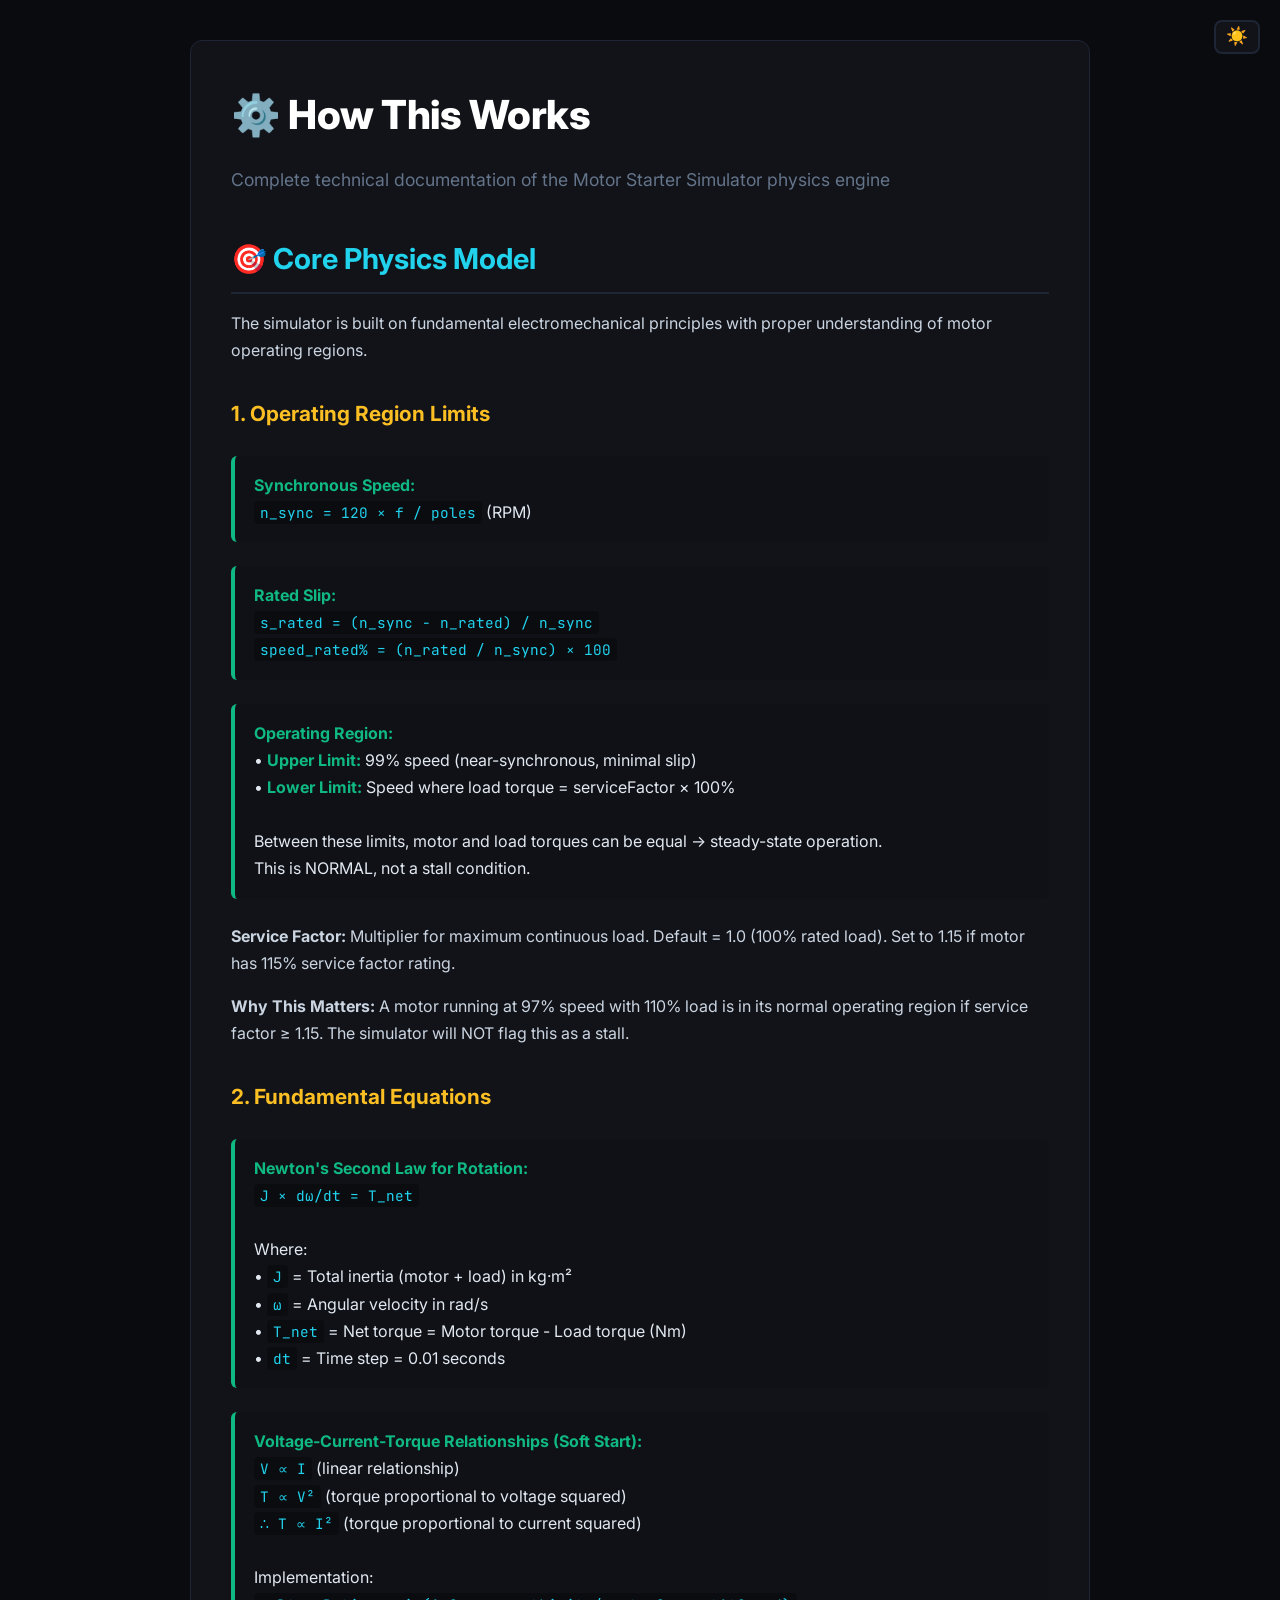
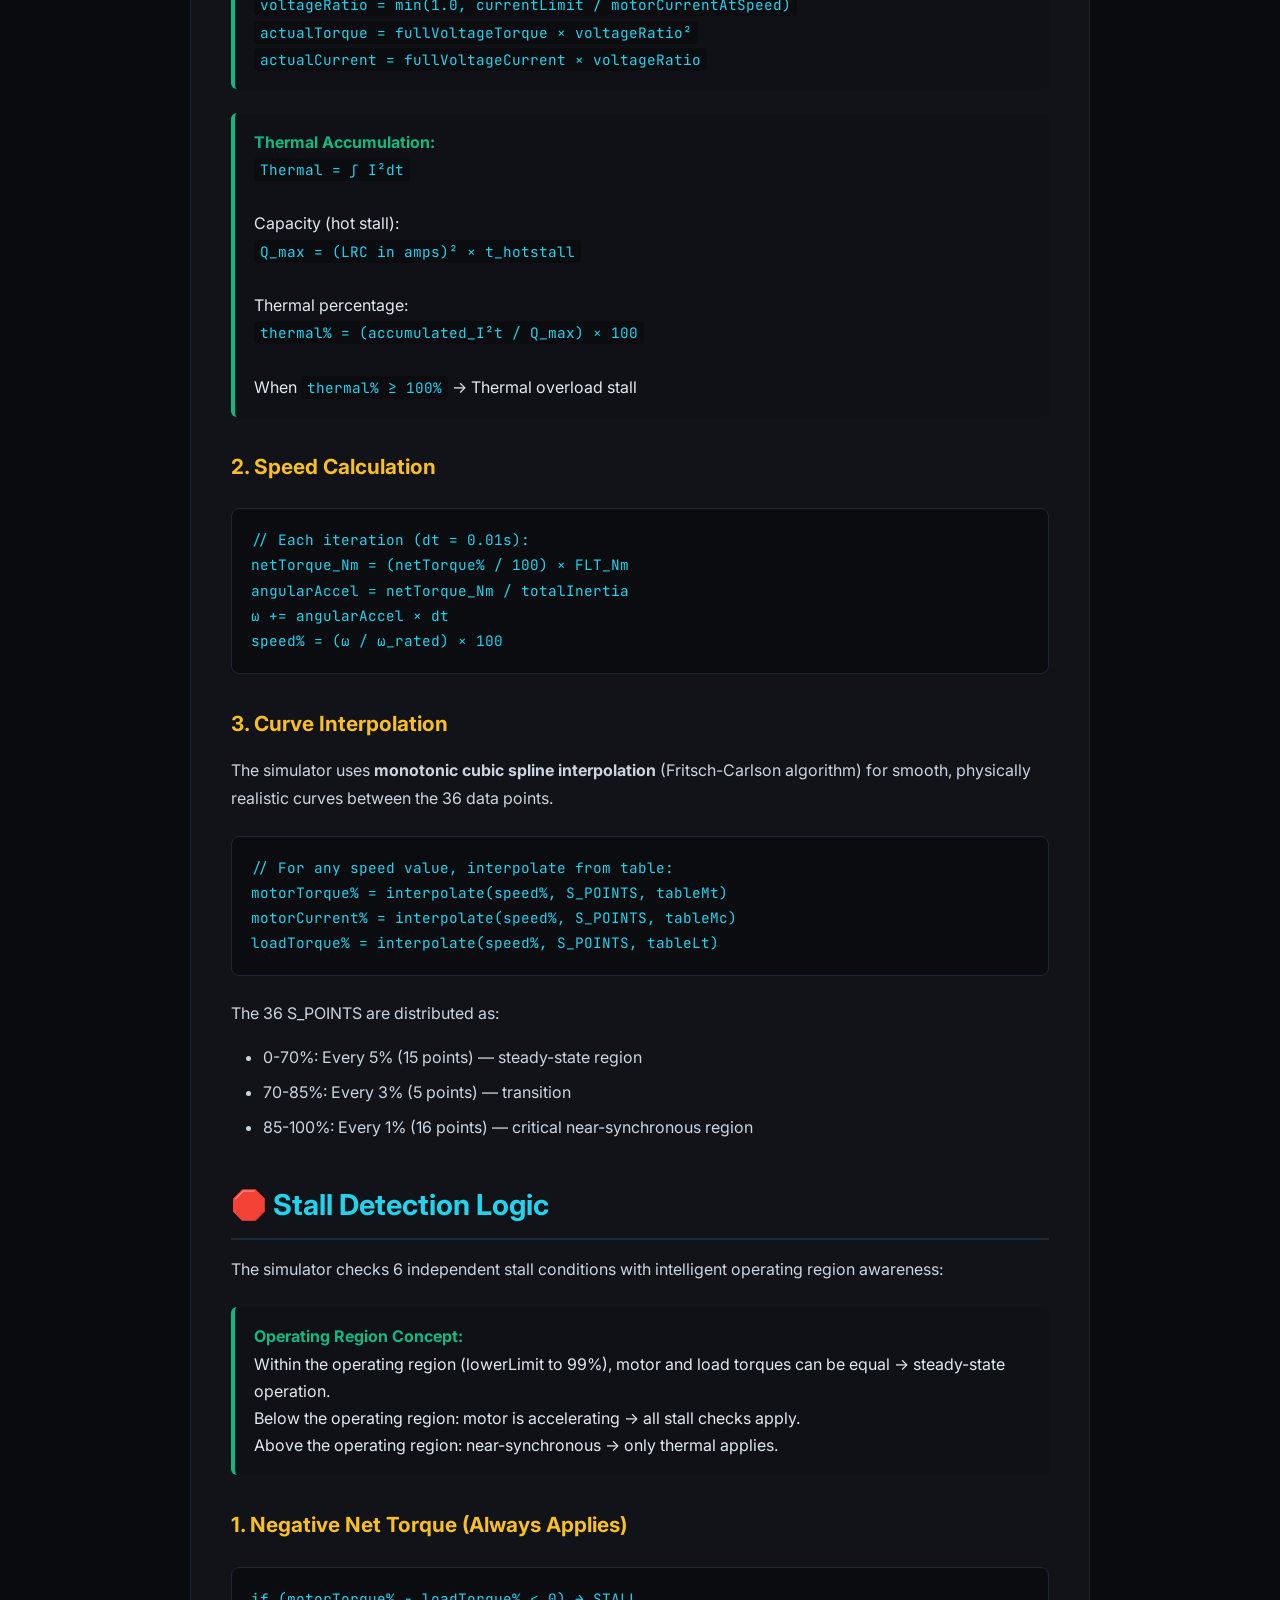
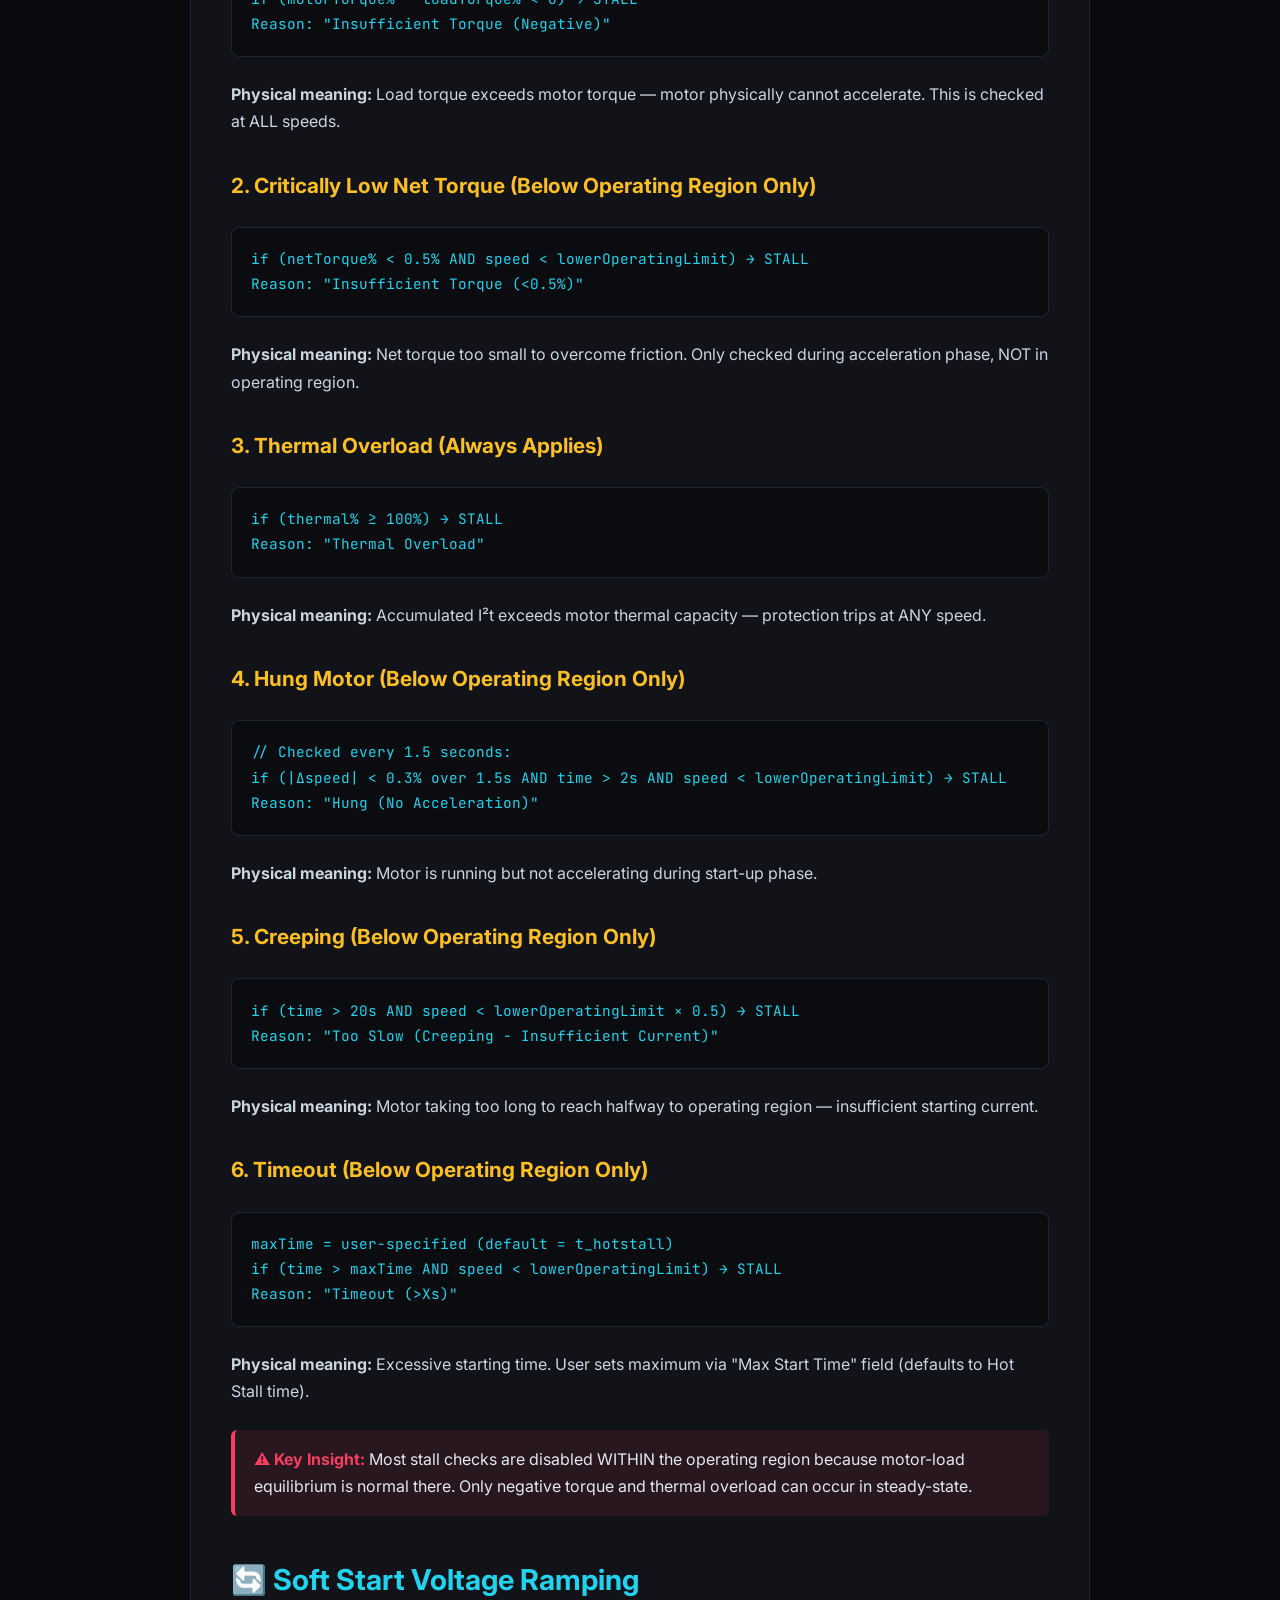
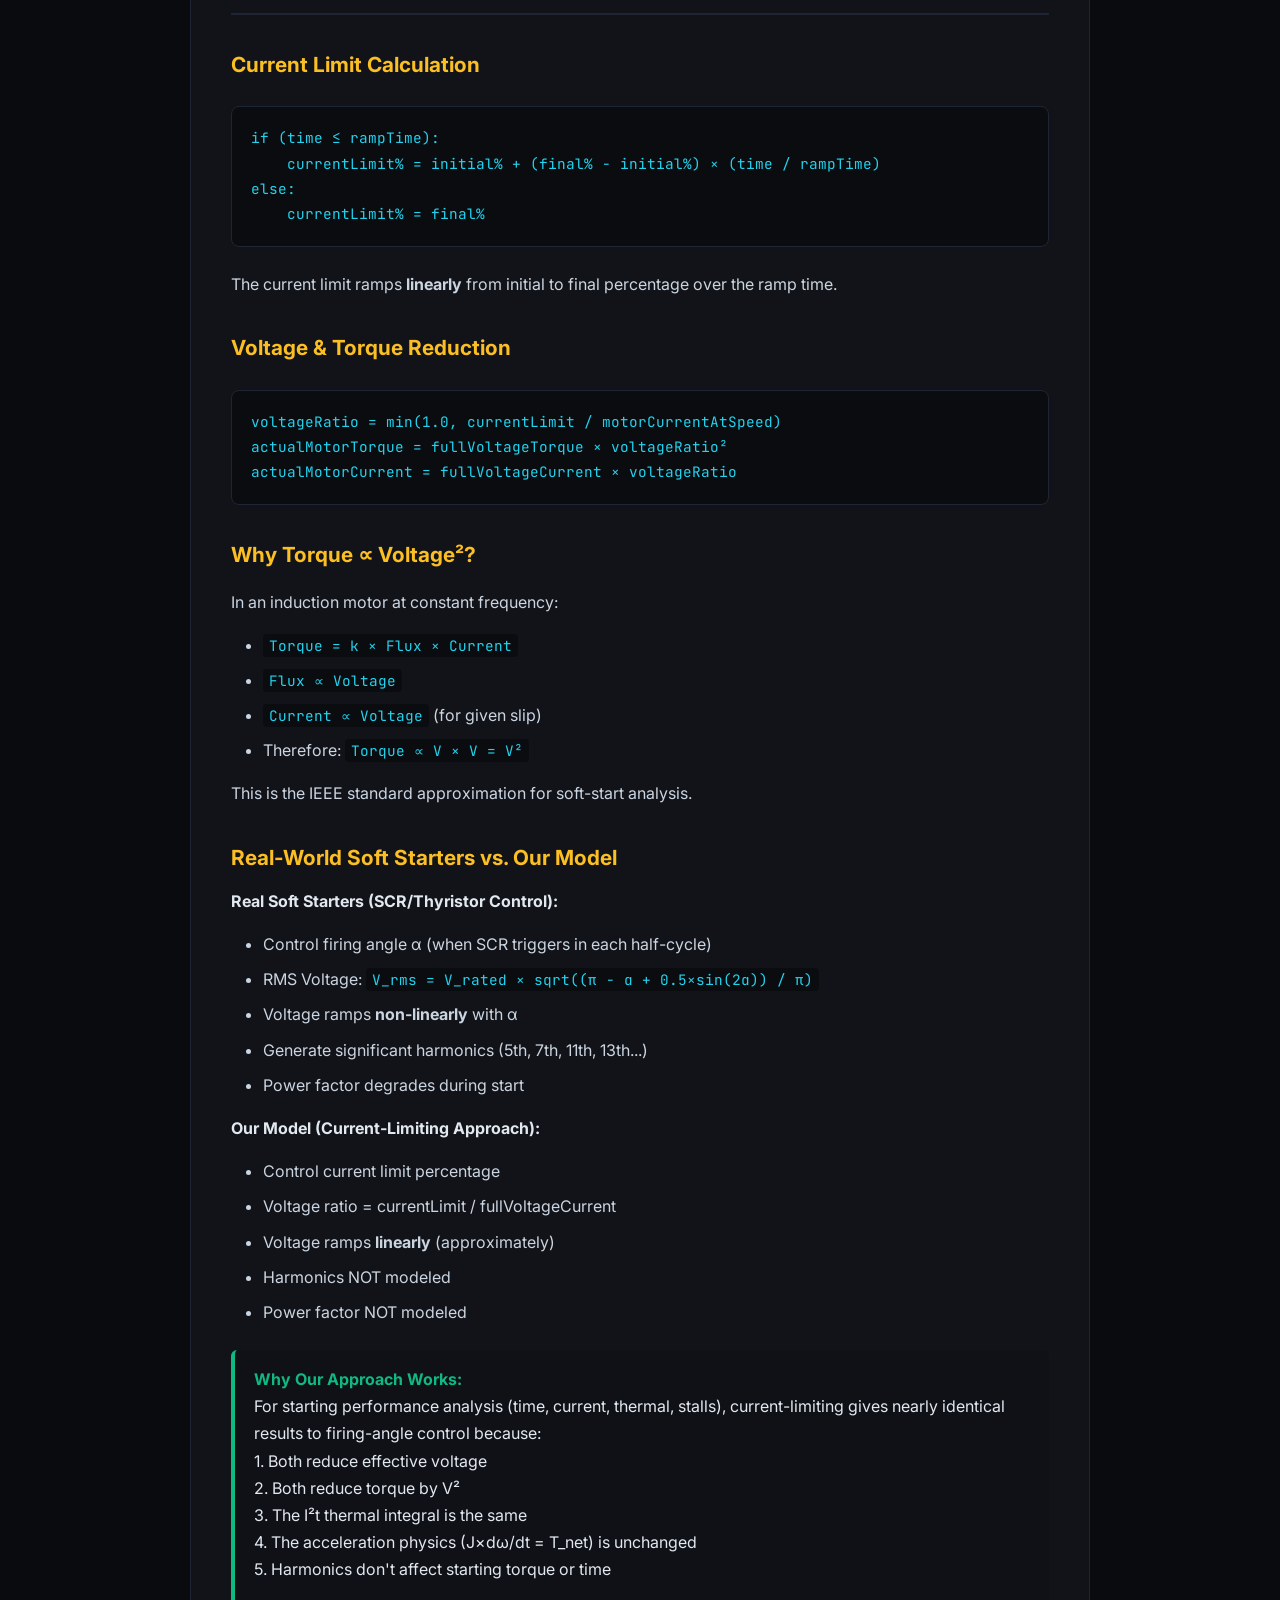
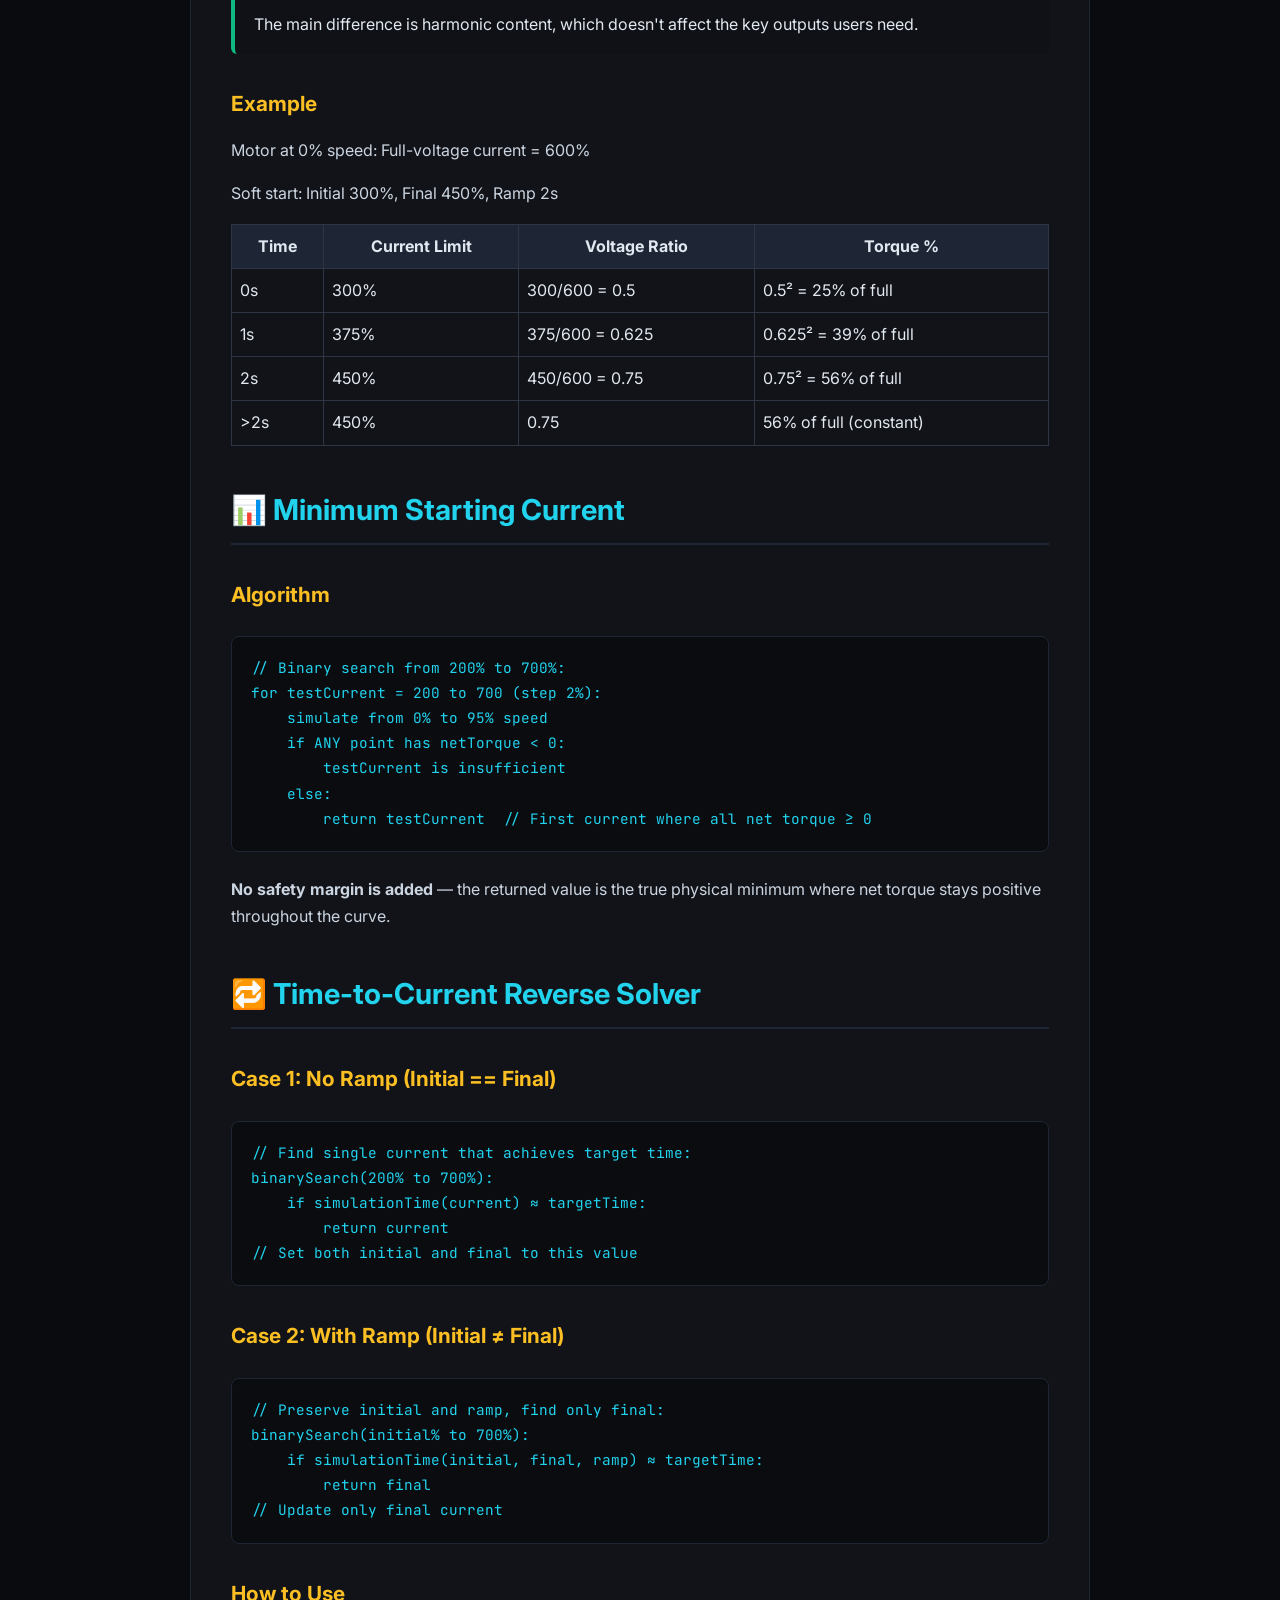
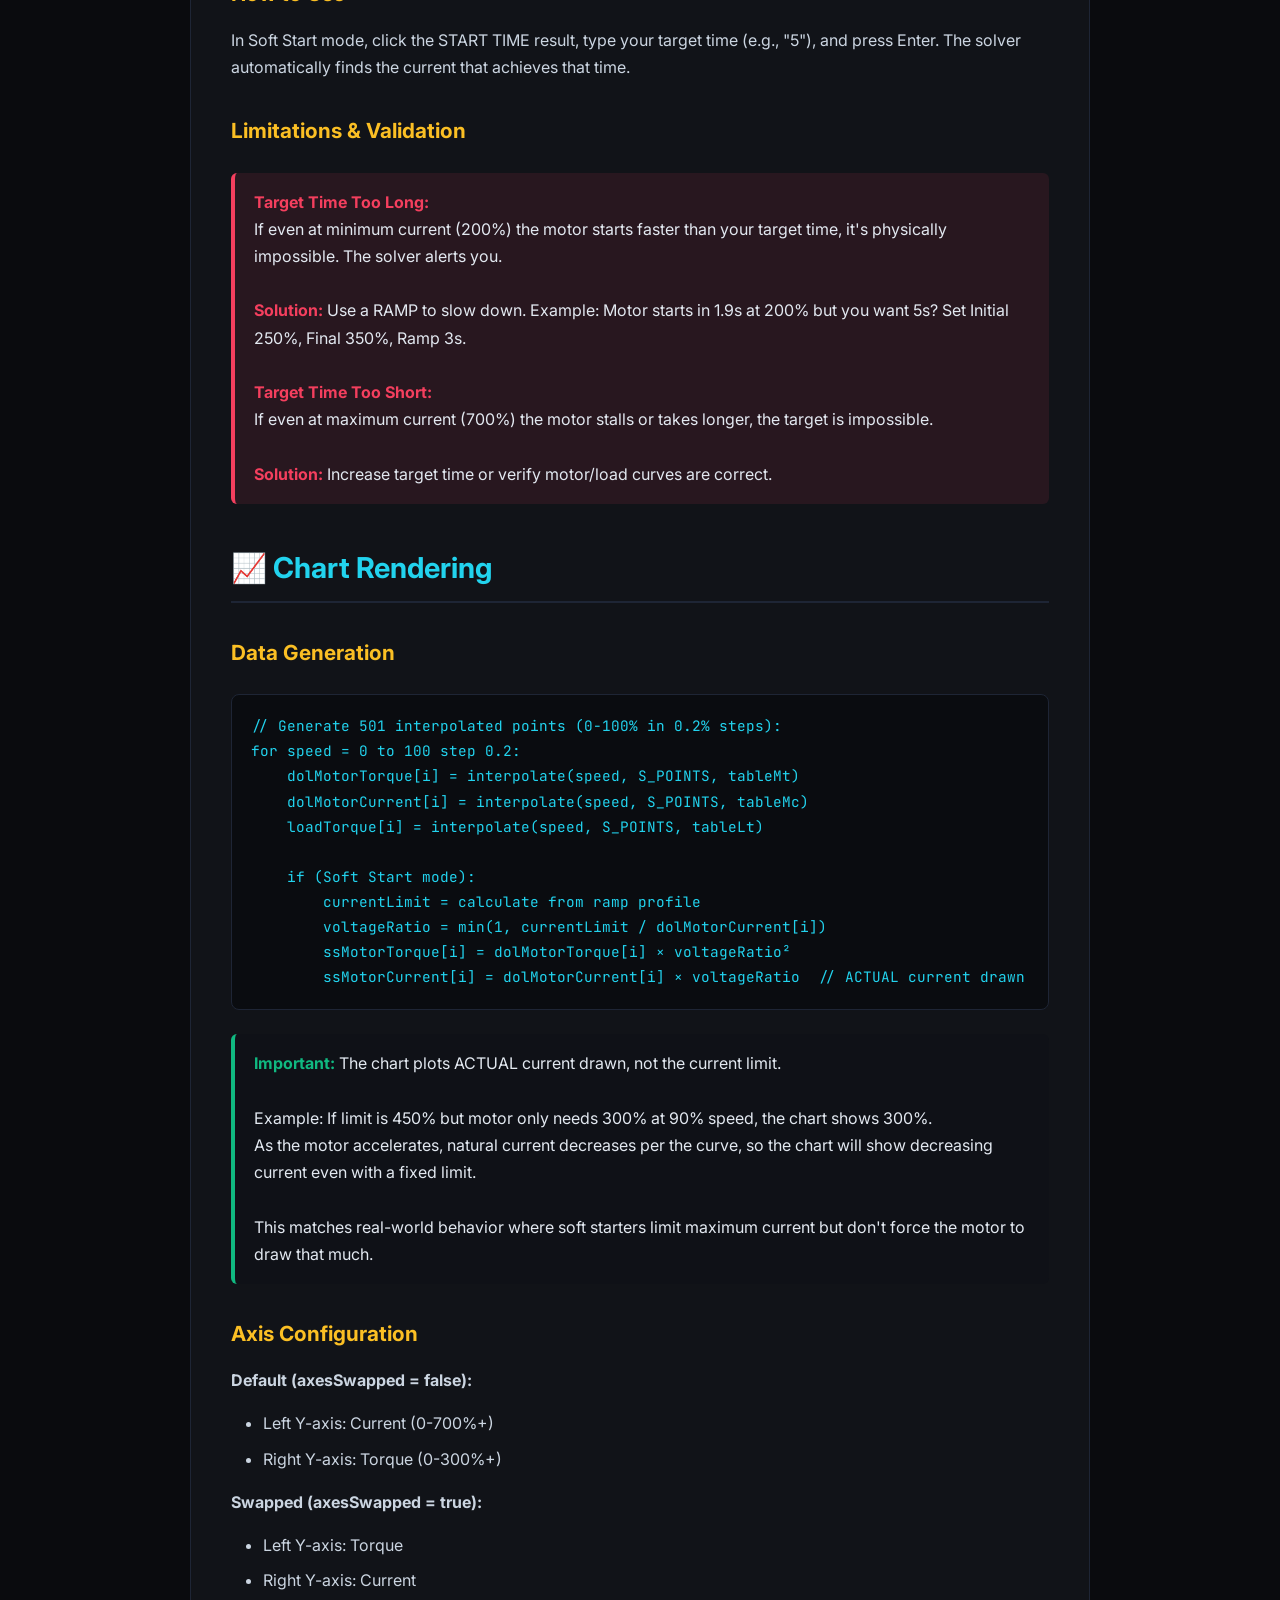
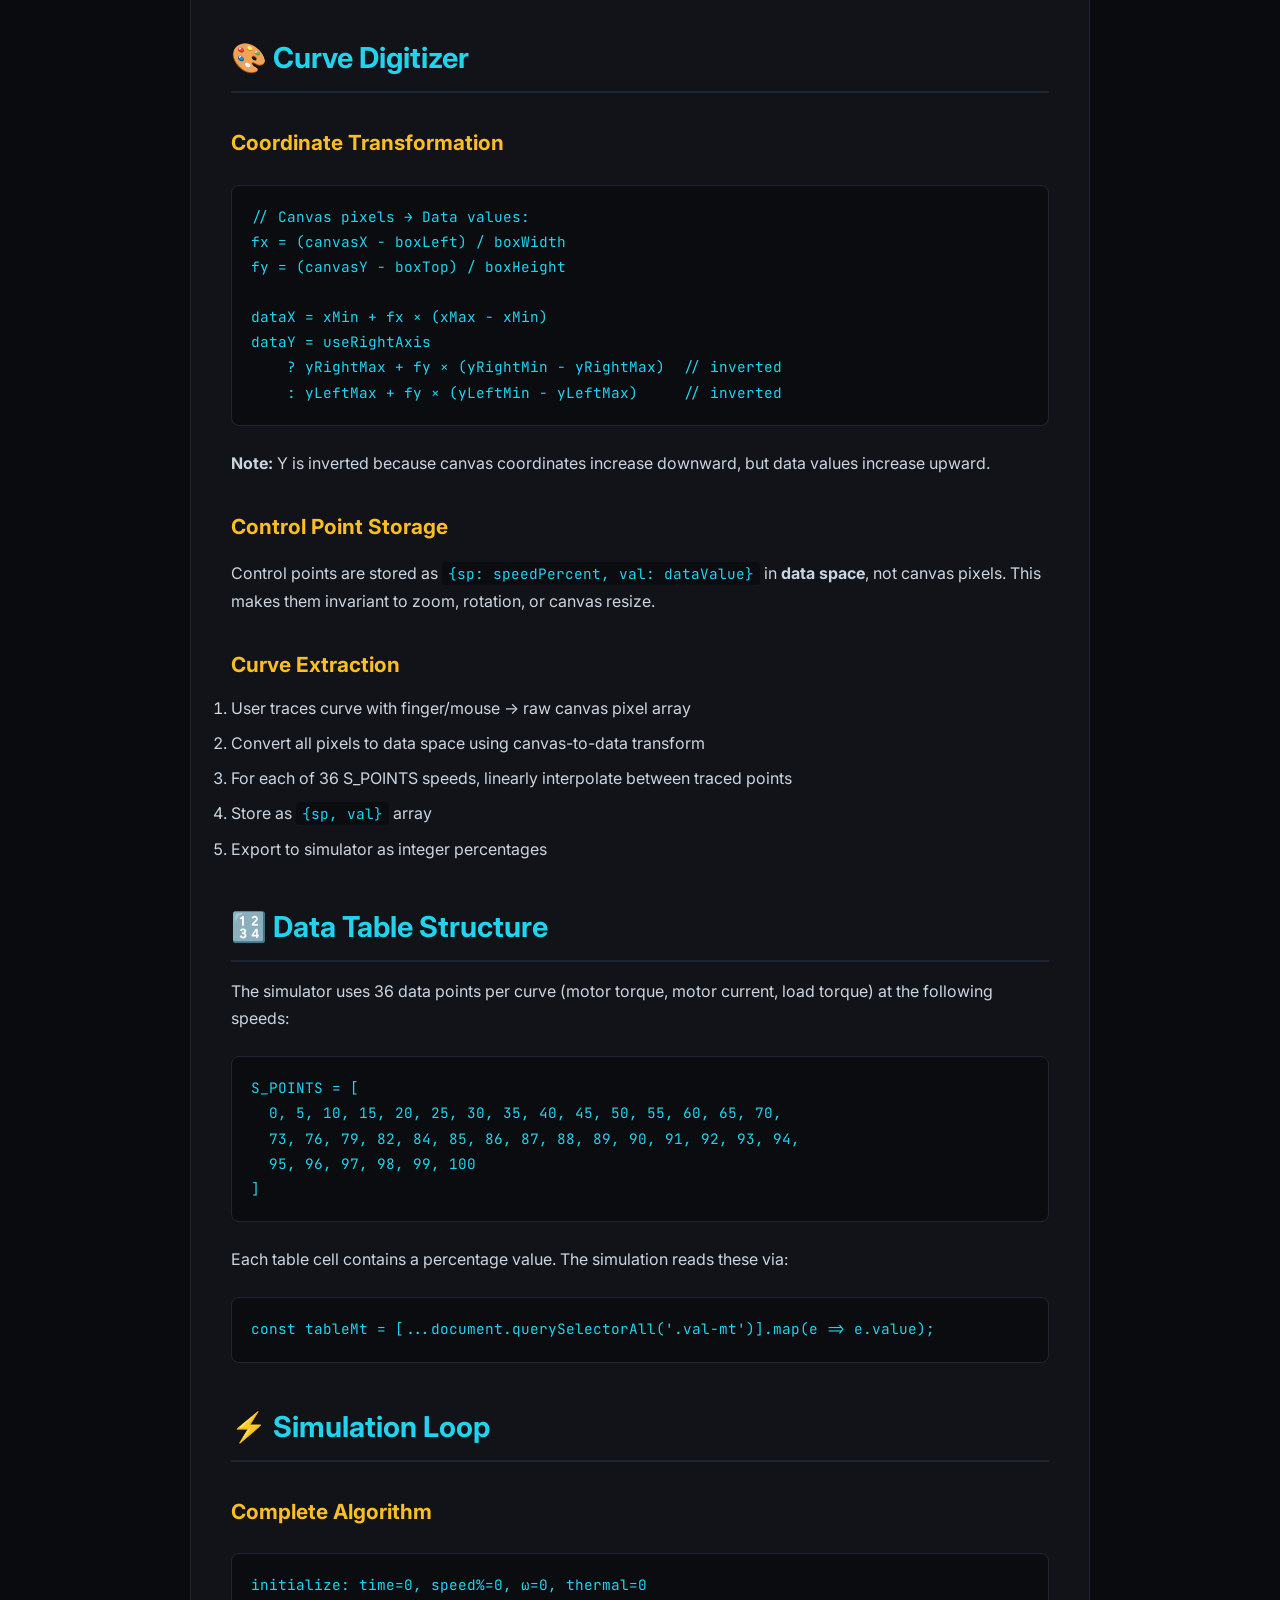
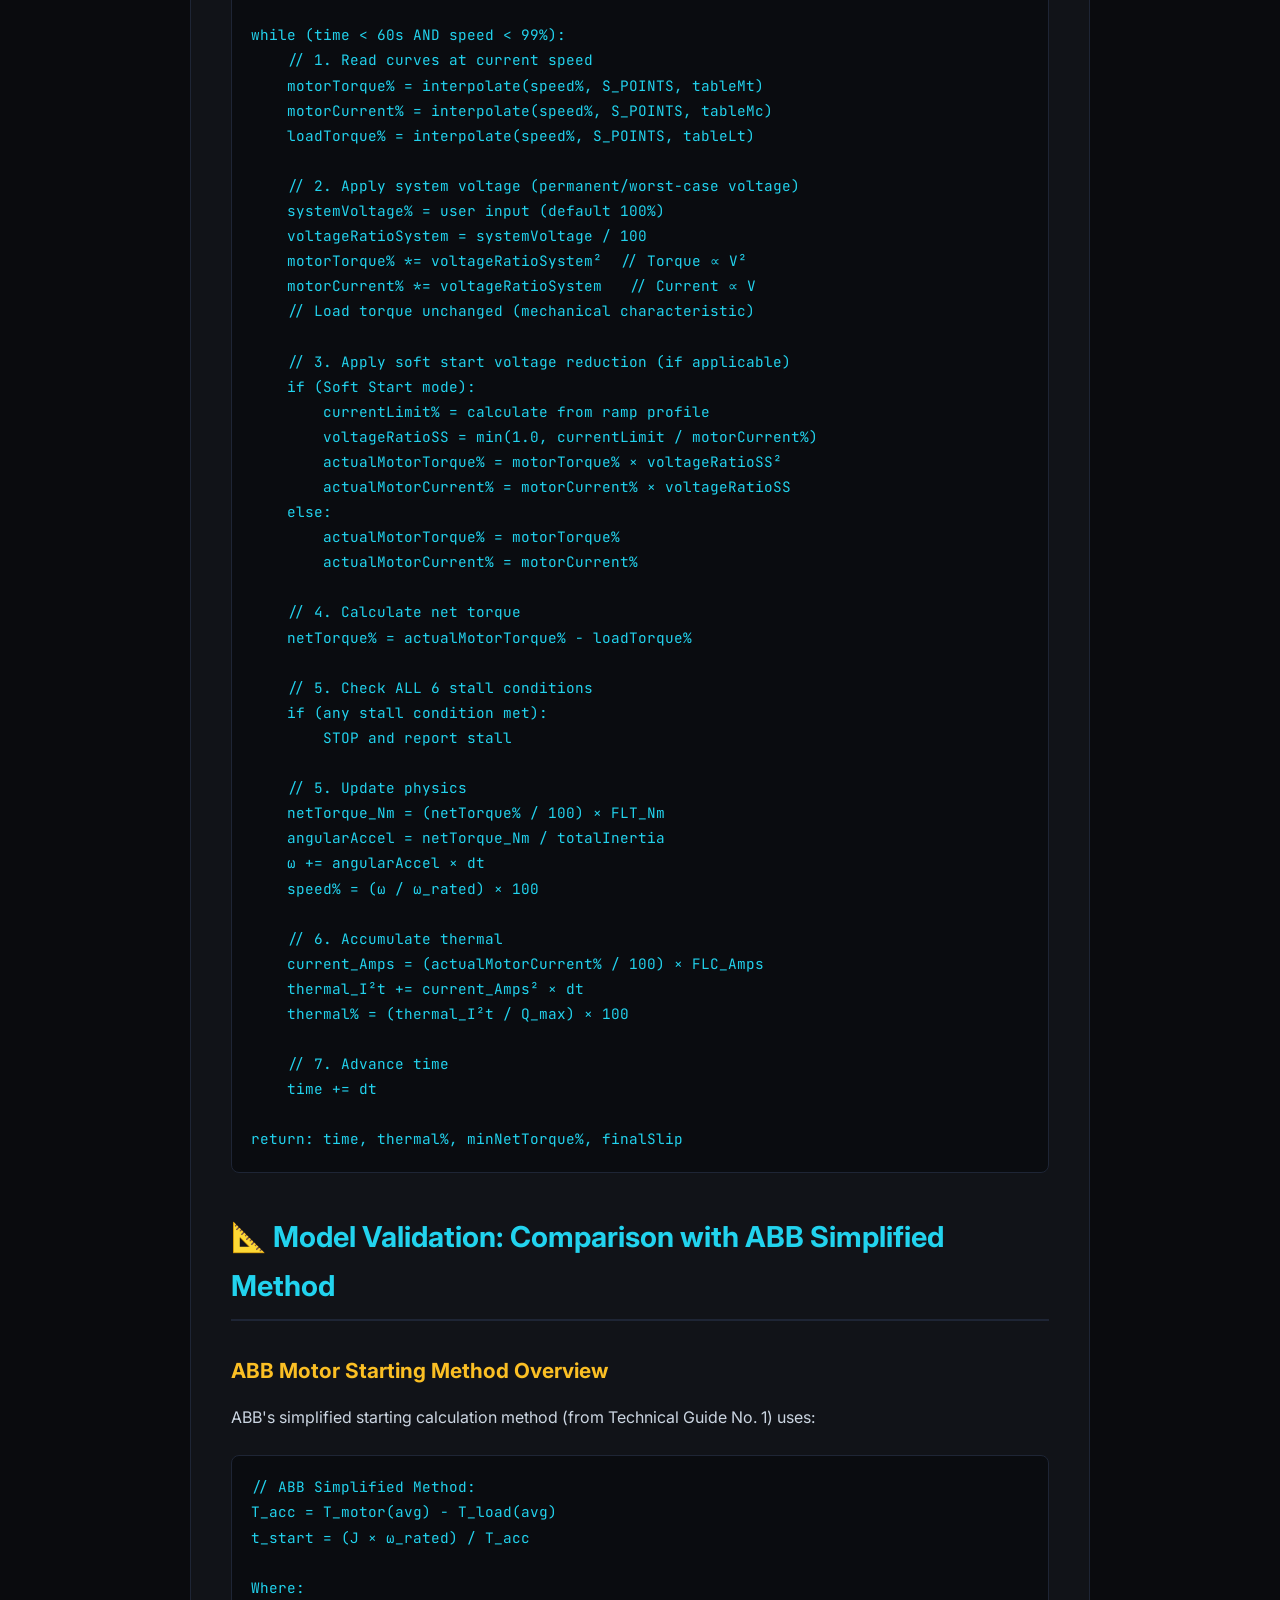
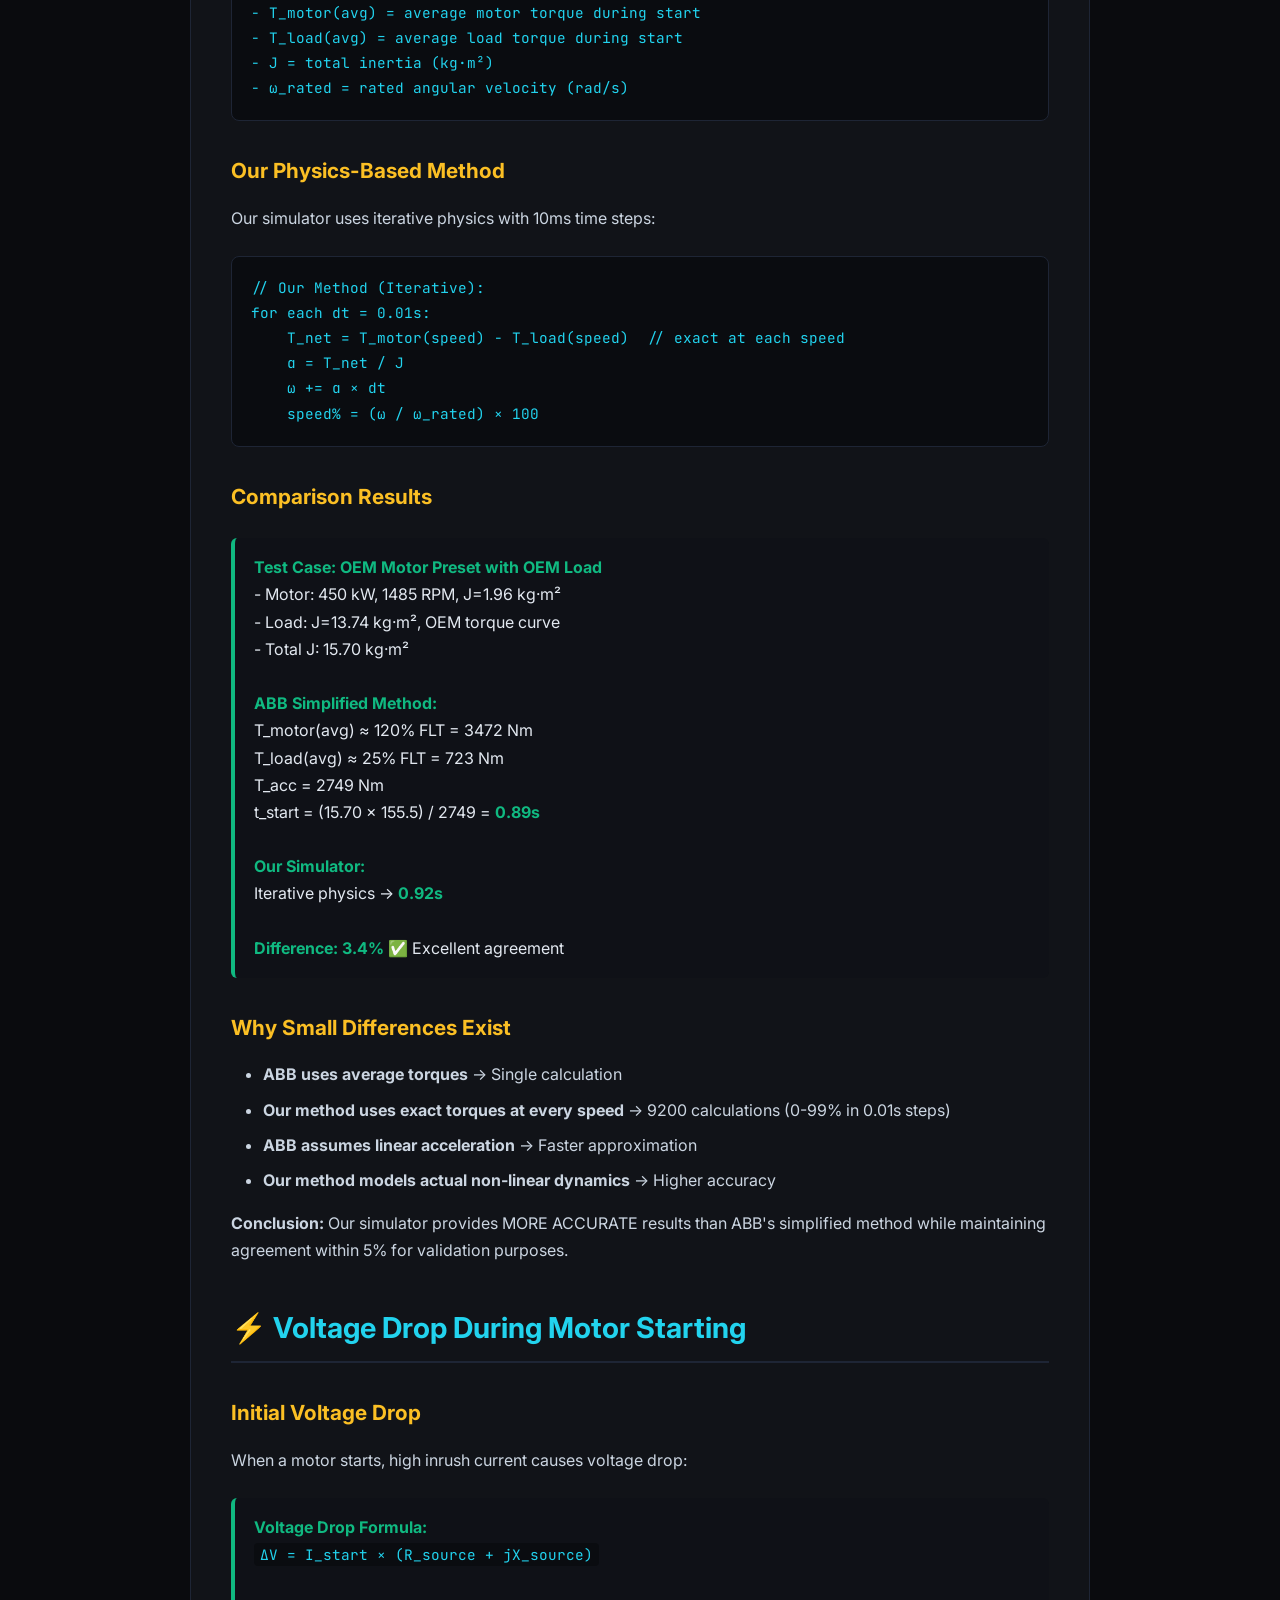
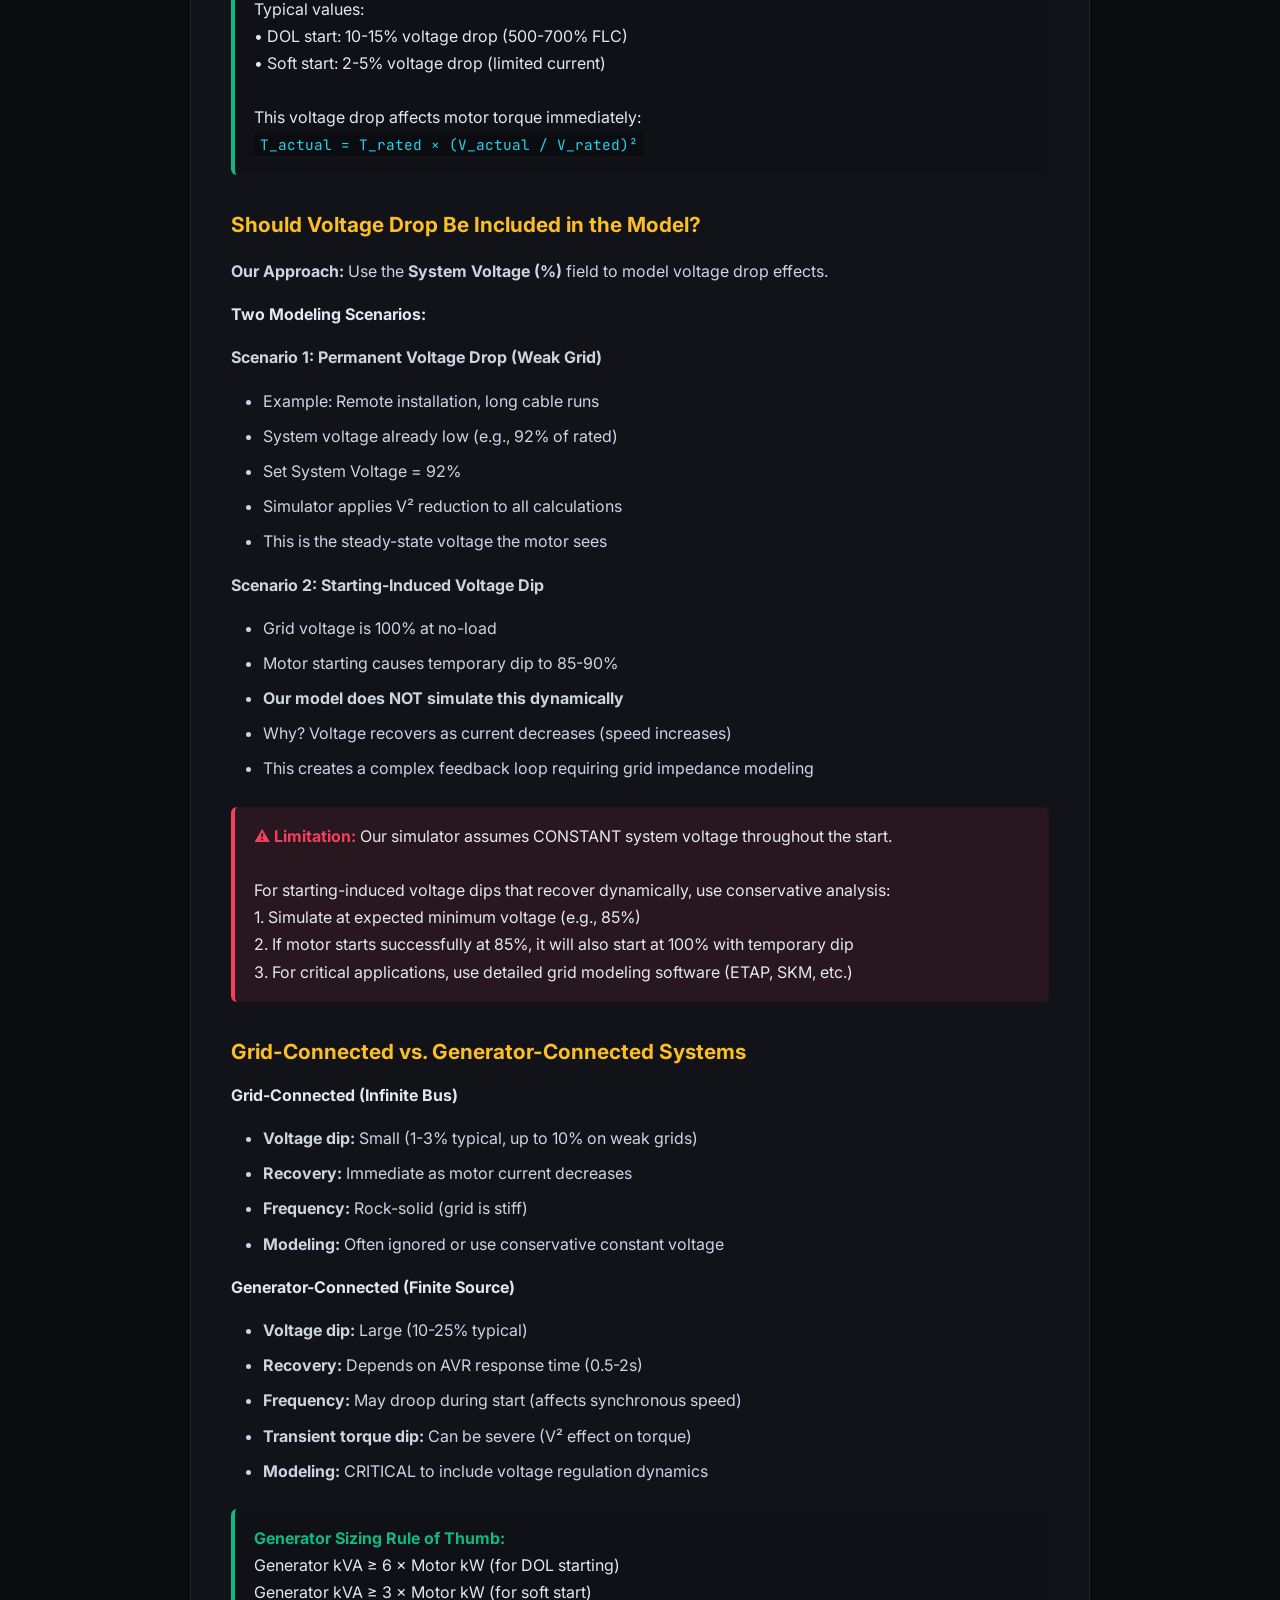
<file: documentation.html>
<!DOCTYPE html>
<html lang="en">
<head>
<meta charset="UTF-8">
<meta name="viewport" content="width=device-width,initial-scale=1.0">
<title>How This Works — Motor Starter Simulator Documentation</title>
<link href="https://fonts.googleapis.com/css2?family=Inter:wght@400;600;700;800&family=JetBrains+Mono:wght@400;600&display=swap" rel="stylesheet">
<style>
:root{--bg:#0a0b0e;--panel:#111318;--border:#1e2535;--acc:#22d3ee;--grn:#10b981;--red:#f43f5e;--yel:#fbbf24;--mut:#64748b;--text-primary:#e2e8f0;}
[data-theme="light"]{--bg:#f8fafc;--panel:#ffffff;--border:#cbd5e1;--acc:#0891b2;--grn:#059669;--red:#dc2626;--yel:#d97706;--mut:#64748b;--text-primary:#0f172a;}
.theme-toggle{position:fixed;top:20px;right:20px;background:var(--panel);border:2px solid var(--border);border-radius:8px;padding:6px 10px;cursor:pointer;font-size:1.1rem;z-index:1000;transition:all 0.3s;line-height:1;}
.theme-toggle:hover{border-color:var(--acc);transform:scale(1.1);}
*{box-sizing:border-box;margin:0;padding:0;}
body{background:var(--bg);color:var(--text-primary);font-family:'Inter',sans-serif;line-height:1.7;padding:40px 20px;}
.container{max-width:900px;margin:0 auto;background:var(--panel);border:1px solid var(--border);border-radius:12px;padding:40px;}
h1{font-size:2.5rem;font-weight:800;color:#fff;margin-bottom:1rem;letter-spacing:-0.5px;}
h2{font-size:1.8rem;font-weight:700;color:var(--acc);margin:2.5rem 0 1rem;border-bottom:2px solid var(--border);padding-bottom:0.5rem;}
h3{font-size:1.3rem;font-weight:700;color:var(--yel);margin:2rem 0 0.8rem;}
p{margin:1rem 0;color:#cbd5e1;}
code{background:#0a0c10;color:var(--acc);padding:2px 6px;border-radius:4px;font-family:'JetBrains Mono',monospace;font-size:0.9em;}
pre{background:#0a0c10;border:1px solid var(--border);border-radius:8px;padding:1.2rem;overflow-x:auto;margin:1.5rem 0;}
pre code{background:none;padding:0;}
.formula{background:#0f1117;border-left:4px solid var(--grn);padding:1rem 1.2rem;margin:1.5rem 0;border-radius:6px;}
.formula strong{color:var(--grn);}
.warning{background:rgba(244,63,94,0.1);border-left:4px solid var(--red);padding:1rem 1.2rem;margin:1.5rem 0;border-radius:6px;}
.warning strong{color:var(--red);}
.btn-back{display:inline-block;margin-top:3rem;padding:12px 24px;background:var(--acc);color:#000;font-weight:700;text-decoration:none;border-radius:8px;transition:all 0.2s;}
.btn-back:hover{background:#06b6d4;transform:translateY(-2px);}
ul{margin:1rem 0 1rem 2rem;}
li{margin:0.5rem 0;color:#cbd5e1;}
</style>
</head>
<body>
<button id="themeToggle" class="theme-toggle" onclick="toggleTheme()" title="Toggle Theme">☀️</button>
<div class="container">
<h1>⚙️ How This Works</h1>
<p style="font-size:1.1rem;color:var(--mut);">Complete technical documentation of the Motor Starter Simulator physics engine</p>

<h2>🎯 Core Physics Model</h2>
<p>The simulator is built on fundamental electromechanical principles with proper understanding of motor operating regions.</p>

<h3>1. Operating Region Limits</h3>

<div class="formula">
<strong>Synchronous Speed:</strong><br>
<code>n_sync = 120 × f / poles</code> (RPM)
</div>

<div class="formula">
<strong>Rated Slip:</strong><br>
<code>s_rated = (n_sync - n_rated) / n_sync</code><br>
<code>speed_rated% = (n_rated / n_sync) × 100</code>
</div>

<div class="formula">
<strong>Operating Region:</strong><br>
• <strong>Upper Limit:</strong> 99% speed (near-synchronous, minimal slip)<br>
• <strong>Lower Limit:</strong> Speed where load torque = serviceFactor × 100%<br>
<br>
Between these limits, motor and load torques can be equal → steady-state operation.<br>
This is NORMAL, not a stall condition.
</div>

<p><strong>Service Factor:</strong> Multiplier for maximum continuous load. Default = 1.0 (100% rated load). Set to 1.15 if motor has 115% service factor rating.</p>

<p><strong>Why This Matters:</strong> A motor running at 97% speed with 110% load is in its normal operating region if service factor ≥ 1.15. The simulator will NOT flag this as a stall.</p>

<h3>2. Fundamental Equations</h3>

<div class="formula">
<strong>Newton's Second Law for Rotation:</strong><br>
<code>J × dω/dt = T_net</code>
<br><br>
Where:<br>
• <code>J</code> = Total inertia (motor + load) in kg·m²<br>
• <code>ω</code> = Angular velocity in rad/s<br>
• <code>T_net</code> = Net torque = Motor torque - Load torque (Nm)<br>
• <code>dt</code> = Time step = 0.01 seconds
</div>

<div class="formula">
<strong>Voltage-Current-Torque Relationships (Soft Start):</strong><br>
<code>V ∝ I</code> (linear relationship)<br>
<code>T ∝ V²</code> (torque proportional to voltage squared)<br>
<code>∴ T ∝ I²</code> (torque proportional to current squared)
<br><br>
Implementation:<br>
<code>voltageRatio = min(1.0, currentLimit / motorCurrentAtSpeed)</code><br>
<code>actualTorque = fullVoltageTorque × voltageRatio²</code><br>
<code>actualCurrent = fullVoltageCurrent × voltageRatio</code>
</div>

<div class="formula">
<strong>Thermal Accumulation:</strong><br>
<code>Thermal = ∫ I²dt</code>
<br><br>
Capacity (hot stall):<br>
<code>Q_max = (LRC in amps)² × t_hotstall</code>
<br><br>
Thermal percentage:<br>
<code>thermal% = (accumulated_I²t / Q_max) × 100</code>
<br><br>
When <code>thermal% ≥ 100%</code> → Thermal overload stall
</div>

<h3>2. Speed Calculation</h3>
<pre><code>// Each iteration (dt = 0.01s):
netTorque_Nm = (netTorque% / 100) × FLT_Nm
angularAccel = netTorque_Nm / totalInertia
ω += angularAccel × dt
speed% = (ω / ω_rated) × 100</code></pre>

<h3>3. Curve Interpolation</h3>
<p>The simulator uses <strong>monotonic cubic spline interpolation</strong> (Fritsch-Carlson algorithm) for smooth, physically realistic curves between the 36 data points.</p>

<pre><code>// For any speed value, interpolate from table:
motorTorque% = interpolate(speed%, S_POINTS, tableMt)
motorCurrent% = interpolate(speed%, S_POINTS, tableMc)
loadTorque% = interpolate(speed%, S_POINTS, tableLt)</code></pre>

<p>The 36 S_POINTS are distributed as:</p>
<ul>
<li>0-70%: Every 5% (15 points) — steady-state region</li>
<li>70-85%: Every 3% (5 points) — transition</li>
<li>85-100%: Every 1% (16 points) — critical near-synchronous region</li>
</ul>

<h2>🛑 Stall Detection Logic</h2>
<p>The simulator checks 6 independent stall conditions with intelligent operating region awareness:</p>

<div class="formula">
<strong>Operating Region Concept:</strong><br>
Within the operating region (lowerLimit to 99%), motor and load torques can be equal → steady-state operation.<br>
Below the operating region: motor is accelerating → all stall checks apply.<br>
Above the operating region: near-synchronous → only thermal applies.
</div>

<h3>1. Negative Net Torque (Always Applies)</h3>
<pre><code>if (motorTorque% - loadTorque% < 0) → STALL
Reason: "Insufficient Torque (Negative)"</code></pre>
<p><strong>Physical meaning:</strong> Load torque exceeds motor torque — motor physically cannot accelerate. This is checked at ALL speeds.</p>

<h3>2. Critically Low Net Torque (Below Operating Region Only)</h3>
<pre><code>if (netTorque% < 0.5% AND speed < lowerOperatingLimit) → STALL
Reason: "Insufficient Torque (<0.5%)"</code></pre>
<p><strong>Physical meaning:</strong> Net torque too small to overcome friction. Only checked during acceleration phase, NOT in operating region.</p>

<h3>3. Thermal Overload (Always Applies)</h3>
<pre><code>if (thermal% ≥ 100%) → STALL
Reason: "Thermal Overload"</code></pre>
<p><strong>Physical meaning:</strong> Accumulated I²t exceeds motor thermal capacity — protection trips at ANY speed.</p>

<h3>4. Hung Motor (Below Operating Region Only)</h3>
<pre><code>// Checked every 1.5 seconds:
if (|Δspeed| < 0.3% over 1.5s AND time > 2s AND speed < lowerOperatingLimit) → STALL
Reason: "Hung (No Acceleration)"</code></pre>
<p><strong>Physical meaning:</strong> Motor is running but not accelerating during start-up phase.</p>

<h3>5. Creeping (Below Operating Region Only)</h3>
<pre><code>if (time > 20s AND speed < lowerOperatingLimit × 0.5) → STALL
Reason: "Too Slow (Creeping - Insufficient Current)"</code></pre>
<p><strong>Physical meaning:</strong> Motor taking too long to reach halfway to operating region — insufficient starting current.</p>

<h3>6. Timeout (Below Operating Region Only)</h3>
<pre><code>maxTime = user-specified (default = t_hotstall)
if (time > maxTime AND speed < lowerOperatingLimit) → STALL
Reason: "Timeout (>Xs)"</code></pre>
<p><strong>Physical meaning:</strong> Excessive starting time. User sets maximum via "Max Start Time" field (defaults to Hot Stall time).</p>

<div class="warning">
<strong>⚠️ Key Insight:</strong> Most stall checks are disabled WITHIN the operating region because motor-load equilibrium is normal there. Only negative torque and thermal overload can occur in steady-state.
</div>

<h2>🔄 Soft Start Voltage Ramping</h2>

<h3>Current Limit Calculation</h3>
<pre><code>if (time ≤ rampTime):
    currentLimit% = initial% + (final% - initial%) × (time / rampTime)
else:
    currentLimit% = final%</code></pre>
<p>The current limit ramps <strong>linearly</strong> from initial to final percentage over the ramp time.</p>

<h3>Voltage & Torque Reduction</h3>
<pre><code>voltageRatio = min(1.0, currentLimit / motorCurrentAtSpeed)
actualMotorTorque = fullVoltageTorque × voltageRatio²
actualMotorCurrent = fullVoltageCurrent × voltageRatio</code></pre>

<h3>Why Torque ∝ Voltage²?</h3>
<p>In an induction motor at constant frequency:</p>
<ul>
<li><code>Torque = k × Flux × Current</code></li>
<li><code>Flux ∝ Voltage</code></li>
<li><code>Current ∝ Voltage</code> (for given slip)</li>
<li>Therefore: <code>Torque ∝ V × V = V²</code></li>
</ul>
<p>This is the IEEE standard approximation for soft-start analysis.</p>

<h3>Real-World Soft Starters vs. Our Model</h3>

<h4>Real Soft Starters (SCR/Thyristor Control):</h4>
<ul>
<li>Control firing angle α (when SCR triggers in each half-cycle)</li>
<li>RMS Voltage: <code>V_rms = V_rated × sqrt((π - α + 0.5×sin(2α)) / π)</code></li>
<li>Voltage ramps <strong>non-linearly</strong> with α</li>
<li>Generate significant harmonics (5th, 7th, 11th, 13th...)</li>
<li>Power factor degrades during start</li>
</ul>

<h4>Our Model (Current-Limiting Approach):</h4>
<ul>
<li>Control current limit percentage</li>
<li>Voltage ratio = currentLimit / fullVoltageCurrent</li>
<li>Voltage ramps <strong>linearly</strong> (approximately)</li>
<li>Harmonics NOT modeled</li>
<li>Power factor NOT modeled</li>
</ul>

<div class="formula">
<strong>Why Our Approach Works:</strong><br>
For starting performance analysis (time, current, thermal, stalls), current-limiting gives nearly identical results to firing-angle control because:<br>
1. Both reduce effective voltage<br>
2. Both reduce torque by V²<br>
3. The I²t thermal integral is the same<br>
4. The acceleration physics (J×dω/dt = T_net) is unchanged<br>
5. Harmonics don't affect starting torque or time<br>
<br>
The main difference is harmonic content, which doesn't affect the key outputs users need.
</div>

<h3>Example</h3>
<p>Motor at 0% speed: Full-voltage current = 600%</p>
<p>Soft start: Initial 300%, Final 450%, Ramp 2s</p>

<table style="width:100%;border-collapse:collapse;margin:1rem 0;">
<tr style="background:#1e2535;"><th style="padding:8px;border:1px solid #2e3545;">Time</th><th style="padding:8px;border:1px solid #2e3545;">Current Limit</th><th style="padding:8px;border:1px solid #2e3545;">Voltage Ratio</th><th style="padding:8px;border:1px solid #2e3545;">Torque %</th></tr>
<tr><td style="padding:8px;border:1px solid #2e3545;">0s</td><td style="padding:8px;border:1px solid #2e3545;">300%</td><td style="padding:8px;border:1px solid #2e3545;">300/600 = 0.5</td><td style="padding:8px;border:1px solid #2e3545;">0.5² = 25% of full</td></tr>
<tr><td style="padding:8px;border:1px solid #2e3545;">1s</td><td style="padding:8px;border:1px solid #2e3545;">375%</td><td style="padding:8px;border:1px solid #2e3545;">375/600 = 0.625</td><td style="padding:8px;border:1px solid #2e3545;">0.625² = 39% of full</td></tr>
<tr><td style="padding:8px;border:1px solid #2e3545;">2s</td><td style="padding:8px;border:1px solid #2e3545;">450%</td><td style="padding:8px;border:1px solid #2e3545;">450/600 = 0.75</td><td style="padding:8px;border:1px solid #2e3545;">0.75² = 56% of full</td></tr>
<tr><td style="padding:8px;border:1px solid #2e3545;">>2s</td><td style="padding:8px;border:1px solid #2e3545;">450%</td><td style="padding:8px;border:1px solid #2e3545;">0.75</td><td style="padding:8px;border:1px solid #2e3545;">56% of full (constant)</td></tr>
</table>

<h2>📊 Minimum Starting Current</h2>

<h3>Algorithm</h3>
<pre><code>// Binary search from 200% to 700%:
for testCurrent = 200 to 700 (step 2%):
    simulate from 0% to 95% speed
    if ANY point has netTorque < 0:
        testCurrent is insufficient
    else:
        return testCurrent  // First current where all net torque ≥ 0</code></pre>

<p><strong>No safety margin is added</strong> — the returned value is the true physical minimum where net torque stays positive throughout the curve.</p>

<h2>🔁 Time-to-Current Reverse Solver</h2>

<h3>Case 1: No Ramp (Initial == Final)</h3>
<pre><code>// Find single current that achieves target time:
binarySearch(200% to 700%):
    if simulationTime(current) ≈ targetTime:
        return current
// Set both initial and final to this value</code></pre>

<h3>Case 2: With Ramp (Initial ≠ Final)</h3>
<pre><code>// Preserve initial and ramp, find only final:
binarySearch(initial% to 700%):
    if simulationTime(initial, final, ramp) ≈ targetTime:
        return final
// Update only final current</code></pre>

<h3>How to Use</h3>
<p>In Soft Start mode, click the START TIME result, type your target time (e.g., "5"), and press Enter. The solver automatically finds the current that achieves that time.</p>

<h3>Limitations & Validation</h3>
<div class="warning">
<strong>Target Time Too Long:</strong><br>
If even at minimum current (200%) the motor starts faster than your target time, it's physically impossible. The solver alerts you.<br><br>
<strong>Solution:</strong> Use a RAMP to slow down. Example: Motor starts in 1.9s at 200% but you want 5s? Set Initial 250%, Final 350%, Ramp 3s.<br><br>
<strong>Target Time Too Short:</strong><br>
If even at maximum current (700%) the motor stalls or takes longer, the target is impossible.<br><br>
<strong>Solution:</strong> Increase target time or verify motor/load curves are correct.
</div>

<h2>📈 Chart Rendering</h2>

<h3>Data Generation</h3>
<pre><code>// Generate 501 interpolated points (0-100% in 0.2% steps):
for speed = 0 to 100 step 0.2:
    dolMotorTorque[i] = interpolate(speed, S_POINTS, tableMt)
    dolMotorCurrent[i] = interpolate(speed, S_POINTS, tableMc)
    loadTorque[i] = interpolate(speed, S_POINTS, tableLt)
    
    if (Soft Start mode):
        currentLimit = calculate from ramp profile
        voltageRatio = min(1, currentLimit / dolMotorCurrent[i])
        ssMotorTorque[i] = dolMotorTorque[i] × voltageRatio²
        ssMotorCurrent[i] = dolMotorCurrent[i] × voltageRatio  // ACTUAL current drawn</code></pre>

<div class="formula">
<strong>Important:</strong> The chart plots ACTUAL current drawn, not the current limit.<br><br>
Example: If limit is 450% but motor only needs 300% at 90% speed, the chart shows 300%.<br>
As the motor accelerates, natural current decreases per the curve, so the chart will show decreasing current even with a fixed limit.<br><br>
This matches real-world behavior where soft starters limit maximum current but don't force the motor to draw that much.
</div>

<h3>Axis Configuration</h3>
<p><strong>Default (axesSwapped = false):</strong></p>
<ul>
<li>Left Y-axis: Current (0-700%+)</li>
<li>Right Y-axis: Torque (0-300%+)</li>
</ul>

<p><strong>Swapped (axesSwapped = true):</strong></p>
<ul>
<li>Left Y-axis: Torque</li>
<li>Right Y-axis: Current</li>
</ul>

<h2>🎨 Curve Digitizer</h2>

<h3>Coordinate Transformation</h3>
<pre><code>// Canvas pixels → Data values:
fx = (canvasX - boxLeft) / boxWidth
fy = (canvasY - boxTop) / boxHeight

dataX = xMin + fx × (xMax - xMin)
dataY = useRightAxis 
    ? yRightMax + fy × (yRightMin - yRightMax)  // inverted
    : yLeftMax + fy × (yLeftMin - yLeftMax)     // inverted</code></pre>

<p><strong>Note:</strong> Y is inverted because canvas coordinates increase downward, but data values increase upward.</p>

<h3>Control Point Storage</h3>
<p>Control points are stored as <code>{sp: speedPercent, val: dataValue}</code> in <strong>data space</strong>, not canvas pixels. This makes them invariant to zoom, rotation, or canvas resize.</p>

<h3>Curve Extraction</h3>
<ol>
<li>User traces curve with finger/mouse → raw canvas pixel array</li>
<li>Convert all pixels to data space using canvas-to-data transform</li>
<li>For each of 36 S_POINTS speeds, linearly interpolate between traced points</li>
<li>Store as <code>{sp, val}</code> array</li>
<li>Export to simulator as integer percentages</li>
</ol>

<h2>🔢 Data Table Structure</h2>

<p>The simulator uses 36 data points per curve (motor torque, motor current, load torque) at the following speeds:</p>

<pre><code>S_POINTS = [
  0, 5, 10, 15, 20, 25, 30, 35, 40, 45, 50, 55, 60, 65, 70,
  73, 76, 79, 82, 84, 85, 86, 87, 88, 89, 90, 91, 92, 93, 94,
  95, 96, 97, 98, 99, 100
]</code></pre>

<p>Each table cell contains a percentage value. The simulation reads these via:</p>
<pre><code>const tableMt = [...document.querySelectorAll('.val-mt')].map(e => e.value);</code></pre>

<h2>⚡ Simulation Loop</h2>

<h3>Complete Algorithm</h3>
<pre><code>initialize: time=0, speed%=0, ω=0, thermal=0

while (time < 60s AND speed < 99%):
    // 1. Read curves at current speed
    motorTorque% = interpolate(speed%, S_POINTS, tableMt)
    motorCurrent% = interpolate(speed%, S_POINTS, tableMc)
    loadTorque% = interpolate(speed%, S_POINTS, tableLt)
    
    // 2. Apply system voltage (permanent/worst-case voltage)
    systemVoltage% = user input (default 100%)
    voltageRatioSystem = systemVoltage / 100
    motorTorque% *= voltageRatioSystem²  // Torque ∝ V²
    motorCurrent% *= voltageRatioSystem   // Current ∝ V
    // Load torque unchanged (mechanical characteristic)
    
    // 3. Apply soft start voltage reduction (if applicable)
    if (Soft Start mode):
        currentLimit% = calculate from ramp profile
        voltageRatioSS = min(1.0, currentLimit / motorCurrent%)
        actualMotorTorque% = motorTorque% × voltageRatioSS²
        actualMotorCurrent% = motorCurrent% × voltageRatioSS
    else:
        actualMotorTorque% = motorTorque%
        actualMotorCurrent% = motorCurrent%
    
    // 4. Calculate net torque
    netTorque% = actualMotorTorque% - loadTorque%
    
    // 5. Check ALL 6 stall conditions
    if (any stall condition met):
        STOP and report stall
    
    // 5. Update physics
    netTorque_Nm = (netTorque% / 100) × FLT_Nm
    angularAccel = netTorque_Nm / totalInertia
    ω += angularAccel × dt
    speed% = (ω / ω_rated) × 100
    
    // 6. Accumulate thermal
    current_Amps = (actualMotorCurrent% / 100) × FLC_Amps
    thermal_I²t += current_Amps² × dt
    thermal% = (thermal_I²t / Q_max) × 100
    
    // 7. Advance time
    time += dt

return: time, thermal%, minNetTorque%, finalSlip</code></pre>

<h2>📐 Model Validation: Comparison with ABB Simplified Method</h2>

<h3>ABB Motor Starting Method Overview</h3>
<p>ABB's simplified starting calculation method (from Technical Guide No. 1) uses:</p>

<pre><code>// ABB Simplified Method:
T_acc = T_motor(avg) - T_load(avg)
t_start = (J × ω_rated) / T_acc

Where:
- T_motor(avg) = average motor torque during start
- T_load(avg) = average load torque during start
- J = total inertia (kg·m²)
- ω_rated = rated angular velocity (rad/s)
</code></pre>

<h3>Our Physics-Based Method</h3>
<p>Our simulator uses iterative physics with 10ms time steps:</p>

<pre><code>// Our Method (Iterative):
for each dt = 0.01s:
    T_net = T_motor(speed) - T_load(speed)  // exact at each speed
    α = T_net / J
    ω += α × dt
    speed% = (ω / ω_rated) × 100
</code></pre>

<h3>Comparison Results</h3>

<div class="formula">
<strong>Test Case: OEM Motor Preset with OEM Load</strong><br>
- Motor: 450 kW, 1485 RPM, J=1.96 kg·m²<br>
- Load: J=13.74 kg·m², OEM torque curve<br>
- Total J: 15.70 kg·m²<br>
<br>
<strong>ABB Simplified Method:</strong><br>
T_motor(avg) ≈ 120% FLT = 3472 Nm<br>
T_load(avg) ≈ 25% FLT = 723 Nm<br>
T_acc = 2749 Nm<br>
t_start = (15.70 × 155.5) / 2749 = <strong>0.89s</strong><br>
<br>
<strong>Our Simulator:</strong><br>
Iterative physics → <strong>0.92s</strong><br>
<br>
<strong>Difference: 3.4%</strong> ✅ Excellent agreement
</div>

<h3>Why Small Differences Exist</h3>
<ul>
<li><strong>ABB uses average torques</strong> → Single calculation</li>
<li><strong>Our method uses exact torques at every speed</strong> → 9200 calculations (0-99% in 0.01s steps)</li>
<li><strong>ABB assumes linear acceleration</strong> → Faster approximation</li>
<li><strong>Our method models actual non-linear dynamics</strong> → Higher accuracy</li>
</ul>

<p><strong>Conclusion:</strong> Our simulator provides MORE ACCURATE results than ABB's simplified method while maintaining agreement within 5% for validation purposes.</p>

<h2>⚡ Voltage Drop During Motor Starting</h2>

<h3>Initial Voltage Drop</h3>

<p>When a motor starts, high inrush current causes voltage drop:</p>

<div class="formula">
<strong>Voltage Drop Formula:</strong><br>
<code>ΔV = I_start × (R_source + jX_source)</code><br>
<br>
Typical values:<br>
• DOL start: 10-15% voltage drop (500-700% FLC)<br>
• Soft start: 2-5% voltage drop (limited current)<br>
<br>
This voltage drop affects motor torque immediately:<br>
<code>T_actual = T_rated × (V_actual / V_rated)²</code>
</div>

<h3>Should Voltage Drop Be Included in the Model?</h3>

<p><strong>Our Approach:</strong> Use the <strong>System Voltage (%)</strong> field to model voltage drop effects.</p>

<h4>Two Modeling Scenarios:</h4>

<p><strong>Scenario 1: Permanent Voltage Drop (Weak Grid)</strong></p>
<ul>
<li>Example: Remote installation, long cable runs</li>
<li>System voltage already low (e.g., 92% of rated)</li>
<li>Set System Voltage = 92%</li>
<li>Simulator applies V² reduction to all calculations</li>
<li>This is the steady-state voltage the motor sees</li>
</ul>

<p><strong>Scenario 2: Starting-Induced Voltage Dip</strong></p>
<ul>
<li>Grid voltage is 100% at no-load</li>
<li>Motor starting causes temporary dip to 85-90%</li>
<li><strong>Our model does NOT simulate this dynamically</strong></li>
<li>Why? Voltage recovers as current decreases (speed increases)</li>
<li>This creates a complex feedback loop requiring grid impedance modeling</li>
</ul>

<div class="warning">
<strong>⚠️ Limitation:</strong> Our simulator assumes CONSTANT system voltage throughout the start.<br><br>
For starting-induced voltage dips that recover dynamically, use conservative analysis:<br>
1. Simulate at expected minimum voltage (e.g., 85%)<br>
2. If motor starts successfully at 85%, it will also start at 100% with temporary dip<br>
3. For critical applications, use detailed grid modeling software (ETAP, SKM, etc.)
</div>

<h3>Grid-Connected vs. Generator-Connected Systems</h3>

<h4>Grid-Connected (Infinite Bus)</h4>
<ul>
<li><strong>Voltage dip:</strong> Small (1-3% typical, up to 10% on weak grids)</li>
<li><strong>Recovery:</strong> Immediate as motor current decreases</li>
<li><strong>Frequency:</strong> Rock-solid (grid is stiff)</li>
<li><strong>Modeling:</strong> Often ignored or use conservative constant voltage</li>
</ul>

<h4>Generator-Connected (Finite Source)</h4>
<ul>
<li><strong>Voltage dip:</strong> Large (10-25% typical)</li>
<li><strong>Recovery:</strong> Depends on AVR response time (0.5-2s)</li>
<li><strong>Frequency:</strong> May droop during start (affects synchronous speed)</li>
<li><strong>Transient torque dip:</strong> Can be severe (V² effect on torque)</li>
<li><strong>Modeling:</strong> CRITICAL to include voltage regulation dynamics</li>
</ul>

<div class="formula">
<strong>Generator Sizing Rule of Thumb:</strong><br>
Generator kVA ≥ 6 × Motor kW (for DOL starting)<br>
Generator kVA ≥ 3 × Motor kW (for soft start)<br>
<br>
Example: 450 kW motor<br>
• DOL: Need ≥2700 kVA generator<br>
• Soft Start: Need ≥1350 kVA generator<br>
<br>
Our simulator's System Voltage field can approximate worst-case:<br>
Set to 80% for generator start, verify motor doesn't stall.
</div>

<h3>IEEE/IEC Standards on Voltage Drop</h3>
<ul>
<li><strong>IEEE 141:</strong> Recommends ≤15% voltage drop during motor starting (grid)</li>
<li><strong>IEC 60034-12:</strong> Motor must start successfully at ±10% rated voltage</li>
<li><strong>NEMA MG1:</strong> Motor design basis is rated voltage ±10%</li>
</ul>

<p><strong>How to Use Our Simulator:</strong></p>
<ol>
<li>Set System Voltage = 90% (worst case per IEC 60034-12)</li>
<li>Run DOL simulation</li>
<li>If motor starts successfully → compliant with standards</li>
<li>If motor stalls → consider soft start or larger motor</li>
</ol>

<h2>🐛 Common Issues & Debugging</h2>

<h3>False Stalls</h3>
<p><strong>Symptom:</strong> Simulation reports STALL but chart shows positive net torque</p>
<p><strong>Causes:</strong></p>
<ul>
<li>Table values don't match chart values — check if data was imported correctly</li>
<li>Axis assignments mixed up — verify Motor Torque and Motor Current are on correct Y-axes in digitizer</li>
<li>Load torque values too high (>150%) — indicates wrong axis scale during tracing</li>
</ul>

<h3>Axis Configuration Validation</h3>
<p>The digitizer includes validation: if Load Torque > 150%, it warns that the curve was likely traced on the wrong axis (Current 0-700% instead of Torque 0-200%).</p>

<h2>📝 Variable Naming Conventions</h2>

<ul>
<li><code>Pct</code> or <code>%</code> suffix → Percentage value (0-700 for current, 0-300 for torque typical)</li>
<li><code>Nm</code> suffix → Absolute torque in Newton-meters</li>
<li><code>Amps</code> or <code>A</code> suffix → Current in amperes</li>
<li><code>RadS</code> suffix → Angular velocity in radians/second</li>
<li><code>RPM</code> suffix → Rotational speed in revolutions/minute</li>
<li><code>thermal</code> → Percentage of thermal capacity used</li>
<li><code>thermalAbsRaw</code> → Absolute I²t value in A²·s</li>
</ul>

<h2>🎓 References</h2>
<ul>
<li>IEEE Std 112™: Standard Test Procedure for Polyphase Induction Motors</li>
<li>IEEE Std 141™: Recommended Practice for Electric Power Distribution for Industrial Plants (Red Book)</li>
<li>IEC 60034-12: Rotating Electrical Machines - Starting Performance of Single-Speed Three-Phase Cage Induction Motors</li>
<li>NEMA MG 1: Motors and Generators</li>
<li>ABB Technical Guide No. 1: Direct-on-line starting of three-phase induction motors</li>
<li>Fritsch & Carlson (1980): Monotone Piecewise Cubic Interpolation</li>
</ul>

<a href="index.html" class="btn-back">← Back to Simulator</a>
</div>
<script src="theme.js"></script>
</body>
</html>
</file>
